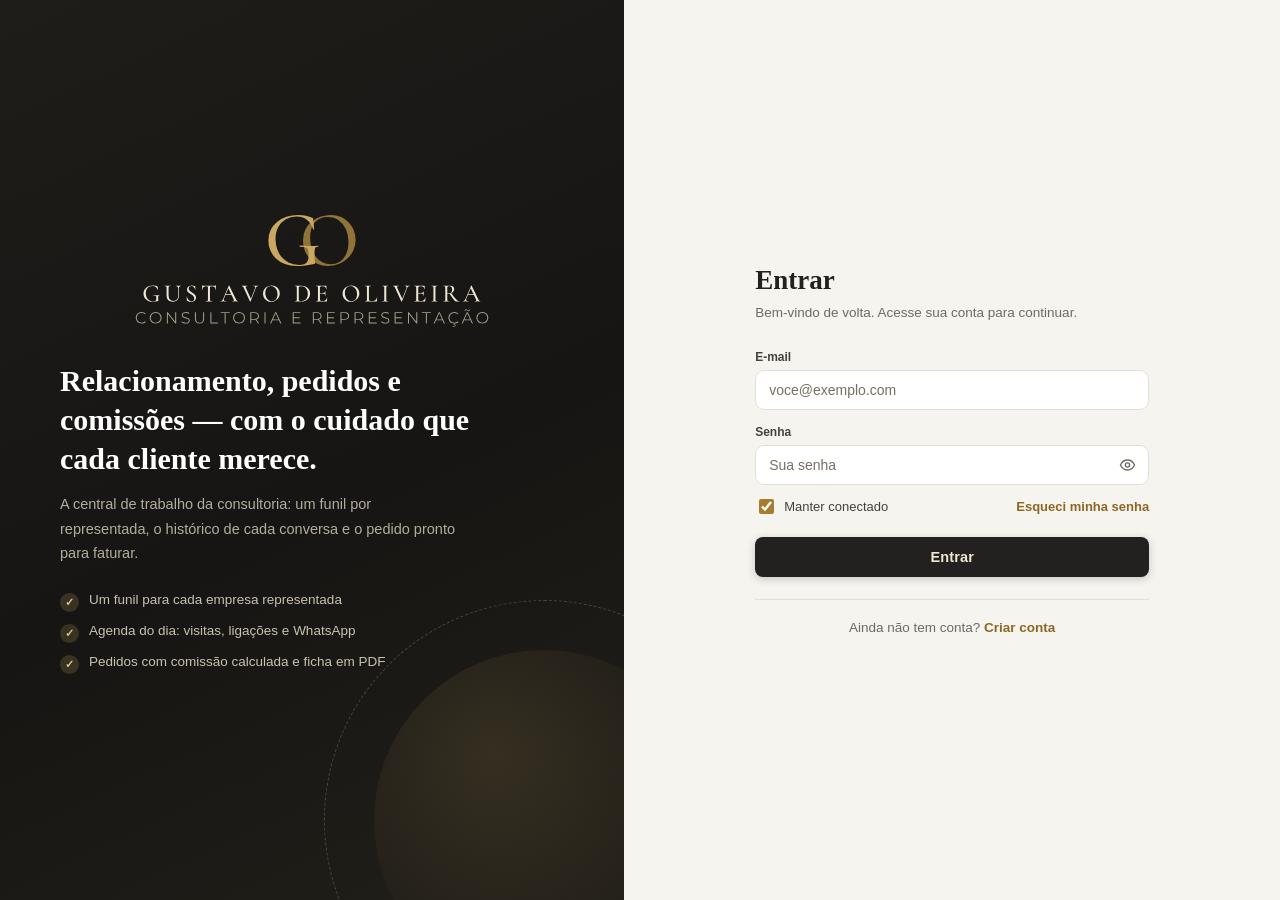
<file: index.html>
<!DOCTYPE html>
<html lang="pt-BR">
<head>
<meta charset="UTF-8">
<meta name="viewport" content="width=device-width, initial-scale=1.0">
<title>Gustavo de Oliveira — Consultoria e Representação</title>
<link rel="icon" href="img/faviconlogo.ico" sizes="any">
<link rel="icon" type="image/svg+xml" href="img/logo-icone.svg">
<link rel="apple-touch-icon" href="img/icone-180.png">
<meta name="theme-color" content="#161513">
<link rel="stylesheet" href="assets/css/app.css">
</head>
<body>

<!-- ==================== ABERTURA (evita piscar de tela) ==================== -->
<div id="splash">
  <img src="img/logo.svg" alt="Gustavo de Oliveira">
  <div class="splash-barra"><i></i></div>
</div>

<!-- ==================== TELA DE CONEXÃO DO ARQUIVO ==================== -->
<div id="connectScreen" class="hidden">
  <div class="connect-card">
    <img src="img/logo.svg" alt="Gustavo de Oliveira — Consultoria e Representação" class="connect-logo-img">
    <h1 id="connectTitle">Conectar arquivo de dados</h1>
    <p id="connectText">Escolha o arquivo <span class="file-name">.json</span> onde este CRM vai guardar tudo. Ele fica na pasta que você escolher, no seu computador — para migrar de máquina, basta levar o arquivo.</p>
    <div class="connect-actions" id="connectActions">
      <button class="btn btn-primary" id="createFileBtn">Criar novo arquivo de dados</button>
      <button class="btn" id="openFileBtn">Abrir arquivo existente</button>
    </div>
    <div id="connectNote"></div>
    <div class="connect-note">Cada alteração é gravada direto no arquivo. Recomendado: Chrome, Edge ou Opera.</div>
  </div>
</div>

<!-- ==================== APLICAÇÃO ==================== -->
<div id="app" class="hidden">

  <header class="topbar">
    <div class="brand">
      <img src="img/logo-barra.svg" alt="Gustavo de Oliveira" class="brand-logo">
      <span class="brand-sep"></span>

      <div class="menu-wrap" id="funilWrap">
        <button class="funil-btn" id="funilBtn" aria-haspopup="true" aria-expanded="false">
          <span id="funilNome">Meu funil</span>
          <svg width="12" height="12" viewBox="0 0 24 24" fill="none" stroke="currentColor" stroke-width="2.6" stroke-linecap="round"><path d="M6 9l6 6 6-6"/></svg>
        </button>
        <div class="menu" id="funilMenu" style="left:0;right:auto">
          <div class="menu-head">Meus funis</div>
          <div id="funilLista"></div>
          <hr>
          <button id="btnNovoFunil">
            <span class="mic"><svg width="15" height="15" viewBox="0 0 24 24" fill="none" stroke="currentColor" stroke-width="2.4" stroke-linecap="round"><path d="M12 5v14M5 12h14"/></svg></span>
            <span><b>Novo funil</b><i>Para outra empresa que você representa</i></span>
          </button>
          <button id="btnRenomearFunil">
            <span class="mic"><svg width="15" height="15" viewBox="0 0 24 24" fill="none" stroke="currentColor" stroke-width="1.9" stroke-linecap="round" stroke-linejoin="round"><path d="M12 20h9"/><path d="M16.5 3.5a2.1 2.1 0 0 1 3 3L7 19l-4 1 1-4z"/></svg></span>
            <span><b>Renomear este funil</b></span>
          </button>
        </div>
      </div>
      <input id="boardName" value="Meu funil" aria-label="Nome do funil" class="hidden">
    </div>

    <div class="topbar-metric">
      <span id="totalValue">R$ 0,00</span>
      <span class="pill" id="totalCount">0 negócios</span>
    </div>

    <div class="topbar-spacer"></div>

    <div class="menu-wrap" id="userWrap">
      <button class="user-btn" id="userBtn" aria-haspopup="true" aria-expanded="false">
        <span class="user-av" id="userIniciais">?</span>
        <span class="user-nome" id="userNome">Carregando...</span>
        <svg width="12" height="12" viewBox="0 0 24 24" fill="none" stroke="currentColor" stroke-width="2.6" stroke-linecap="round"><path d="M6 9l6 6 6-6"/></svg>
      </button>
      <div class="menu" id="userMenu">
        <div class="user-topo">
          <span class="user-av grande" id="userIniciais2">?</span>
          <div>
            <b id="userNome2">—</b>
            <i id="userEmail">—</i>
          </div>
        </div>
        <button id="btnPerfil">
          <span class="mic"><svg width="15" height="15" viewBox="0 0 24 24" fill="none" stroke="currentColor" stroke-width="1.9" stroke-linecap="round" stroke-linejoin="round"><path d="M19 21v-2a4 4 0 0 0-4-4H9a4 4 0 0 0-4 4v2"/><circle cx="12" cy="7" r="4"/></svg></span>
          <span><b>Meus dados</b><i>Nome e telefone do representante</i></span>
        </button>
        <button id="btnTrocarSenha">
          <span class="mic"><svg width="15" height="15" viewBox="0 0 24 24" fill="none" stroke="currentColor" stroke-width="1.9" stroke-linecap="round" stroke-linejoin="round"><rect x="4" y="10" width="16" height="10" rx="2"/><path d="M8 10V7a4 4 0 0 1 8 0v3"/></svg></span>
          <span><b>Trocar minha senha</b><i>Enviamos um link por e-mail</i></span>
        </button>
        <hr>
        <button id="btnSair" class="perigo">
          <span class="mic"><svg width="15" height="15" viewBox="0 0 24 24" fill="none" stroke="currentColor" stroke-width="1.9" stroke-linecap="round" stroke-linejoin="round"><path d="M9 21H5a2 2 0 0 1-2-2V5a2 2 0 0 1 2-2h4"/><path d="M16 17l5-5-5-5M21 12H9"/></svg></span>
          <span><b>Sair da conta</b></span>
        </button>
      </div>
    </div>

    <div class="sync-chip ok" id="syncChip" style="display:none">
      <i class="dot"></i><span>Salvo na nuvem</span>
    </div>

    <div class="file-chip" id="fileChip" style="display:none">
      <i class="dot"></i>
      <span id="fileChipName"></span>
      <button id="switchFileBtn" title="Usar outro arquivo">trocar</button>
    </div>
  </header>

  <div class="toolbar">
    <div class="search">
      <svg width="15" height="15" viewBox="0 0 24 24" fill="none" stroke="currentColor" stroke-width="2.2" stroke-linecap="round">
        <circle cx="11" cy="11" r="7"/><path d="M20 20l-3.6-3.6"/>
      </svg>
      <input id="searchInput" type="search" placeholder="Buscar no funil" aria-label="Buscar no funil">
    </div>

    <div class="seg" id="agendaSeg" role="group" aria-label="Atividades agendadas">
      <button data-agenda="hoje"><svg width="13" height="13" viewBox="0 0 24 24" fill="none" stroke="currentColor" stroke-width="2.2" stroke-linecap="round"><circle cx="12" cy="12" r="9"/><path d="M12 7.5V12l3.5 2"/></svg>Hoje <span class="cnt hidden" id="cntHoje"></span></button>
      <button data-agenda="amanha">Amanhã <span class="cnt hidden" id="cntAmanha"></span></button>
      <button data-agenda="periodo">Personalizado</button>
    </div>

    <div class="topbar-spacer"></div>

    <div class="menu-wrap">
      <button class="btn" id="relBtn" aria-haspopup="true" aria-expanded="false">
        <svg class="ic" viewBox="0 0 24 24" fill="none" stroke="currentColor" stroke-width="2" stroke-linecap="round" stroke-linejoin="round"><path d="M4 20V10M10 20V4M16 20v-7M22 20H2"/></svg>
        Relatórios
        <svg width="12" height="12" viewBox="0 0 24 24" fill="none" stroke="currentColor" stroke-width="2.6" stroke-linecap="round"><path d="M6 9l6 6 6-6"/></svg>
      </button>
      <div class="menu" id="relMenu">
        <div class="menu-head">Relatórios</div>
        <button data-rel="vendas">
          <span class="mic">
            <svg width="15" height="15" viewBox="0 0 24 24" fill="none" stroke="currentColor" stroke-width="1.9" stroke-linecap="round" stroke-linejoin="round"><path d="M4 20V10M10 20V4M16 20v-7M22 20H2"/></svg>
          </span>
          <span><b>Vendas e comissões</b><i>Por período, agrupado por cliente</i></span>
        </button>
        <button data-rel="produtos">
          <span class="mic">
            <svg width="15" height="15" viewBox="0 0 24 24" fill="none" stroke="currentColor" stroke-width="1.9" stroke-linecap="round" stroke-linejoin="round"><path d="M21 8l-9-5-9 5 9 5 9-5z"/><path d="M3 12l9 5 9-5"/><path d="M3 16l9 5 9-5"/></svg>
          </span>
          <span><b>Produtos</b><i>Tabela de preços e o que já foi vendido</i></span>
        </button>
        <button data-rel="clientes">
          <span class="mic">
            <svg width="15" height="15" viewBox="0 0 24 24" fill="none" stroke="currentColor" stroke-width="1.9" stroke-linecap="round" stroke-linejoin="round"><path d="M17 21v-2a4 4 0 0 0-4-4H5a4 4 0 0 0-4 4v2"/><circle cx="9" cy="7" r="4"/><path d="M23 21v-2a4 4 0 0 0-3-3.87"/><path d="M16 3.13a4 4 0 0 1 0 7.75"/></svg>
          </span>
          <span><b>Clientes</b><i>Por etapa, estado e cidade</i></span>
        </button>
      </div>
    </div>

    <button class="btn" id="segBtn" title="Cadastrar os segmentos deste funil">
      <svg class="ic" viewBox="0 0 24 24" fill="none" stroke="currentColor" stroke-width="2" stroke-linecap="round" stroke-linejoin="round"><path d="M20.6 13.4L11 3.8V3H4v7h.8l9.6 9.6a2 2 0 0 0 2.8 0l3.4-3.4a2 2 0 0 0 0-2.8z"/><circle cx="7.5" cy="6.5" r="1.2"/></svg>
      Segmentos
    </button>
    <button class="btn" id="prodBtn" title="Tabela de preços deste funil">
      <svg class="ic" viewBox="0 0 24 24" fill="none" stroke="currentColor" stroke-width="2" stroke-linecap="round" stroke-linejoin="round"><path d="M21 8l-9-5-9 5 9 5 9-5z"/><path d="M3 12l9 5 9-5"/><path d="M3 16l9 5 9-5"/></svg>
      Produtos
    </button>
    <button class="btn" id="importBtn">
      <svg class="ic" viewBox="0 0 24 24" fill="none" stroke="currentColor" stroke-width="2" stroke-linecap="round" stroke-linejoin="round"><path d="M21 15v4a2 2 0 0 1-2 2H5a2 2 0 0 1-2-2v-4"/><path d="M7 10l5 5 5-5"/><path d="M12 15V3"/></svg>
      Importar
    </button>
    <button class="btn" id="exportBtn">
      <svg class="ic" viewBox="0 0 24 24" fill="none" stroke="currentColor" stroke-width="2" stroke-linecap="round" stroke-linejoin="round"><path d="M21 15v4a2 2 0 0 1-2 2H5a2 2 0 0 1-2-2v-4"/><path d="M7 8l5-5 5 5"/><path d="M12 3v12"/></svg>
      Exportar
    </button>
    <input type="file" id="importFile" accept=".json,application/json" class="hidden">

    <div class="seg" style="align-items:center;gap:4px;padding-left:9px" title="Baixar planilhas .xlsx com seus dados">
      <span style="font-size:11px;font-weight:800;letter-spacing:.05em;color:var(--muted-2)">PLANILHAS</span>
      <button id="agNegocios">Negócios</button>
      <button id="agCadastros">Cadastros</button>
    </div>
    <button class="btn btn-primary" id="newDealBtn">
      <svg class="ic" viewBox="0 0 24 24" fill="none" stroke="currentColor" stroke-width="2.4" stroke-linecap="round"><path d="M12 5v14M5 12h14"/></svg>
      Adicionar negócio
    </button>
  </div>

  <div class="filtros" id="filtrosBoard">
    <span class="filtros-lbl">
      <svg width="14" height="14" viewBox="0 0 24 24" fill="none" stroke="currentColor" stroke-width="2.1" stroke-linecap="round" stroke-linejoin="round"><path d="M3 5h18l-7 8v6l-4 2v-8z"/></svg>
      Filtrar
    </span>

    <div class="menu-wrap" id="fSegWrap">
      <button class="btn btn-soft" id="fSegBtn" aria-haspopup="true" aria-expanded="false">
        <span id="fSegLabel">Segmento: todos</span>
        <svg width="12" height="12" viewBox="0 0 24 24" fill="none" stroke="currentColor" stroke-width="2.6" stroke-linecap="round"><path d="M6 9l6 6 6-6"/></svg>
      </button>
      <div class="menu" id="fSegMenu" style="left:0;right:auto;min-width:250px">
        <div class="menu-head">Segmentos (marque quantos quiser)</div>
        <div id="fSegLista"></div>
        <hr>
        <button id="fSegLimpar">
          <span class="mic"><svg width="15" height="15" viewBox="0 0 24 24" fill="none" stroke="currentColor" stroke-width="2.2" stroke-linecap="round"><path d="M6 6l12 12M18 6L6 18"/></svg></span>
          <span><b>Mostrar todos</b><i>Desmarca os segmentos do filtro</i></span>
        </button>
        <button id="fSegCadastrar">
          <span class="mic"><svg width="15" height="15" viewBox="0 0 24 24" fill="none" stroke="currentColor" stroke-width="1.9" stroke-linecap="round" stroke-linejoin="round"><path d="M12 20h9"/><path d="M16.5 3.5a2.1 2.1 0 0 1 3 3L7 19l-4 1 1-4z"/></svg></span>
          <span><b>Cadastrar segmentos</b><i>Criar, editar ou excluir</i></span>
        </button>
      </div>
    </div>

    <label class="filtro-sel">Estado
      <select class="inp" id="fEstado"><option value="todos">Todos</option></select>
    </label>
    <label class="filtro-sel">Cidade
      <select class="inp" id="fCidade"><option value="todas">Todas</option></select>
    </label>

    <button class="btn btn-soft hidden" id="fLimpar" type="button">Limpar filtros</button>
    <span class="filtros-info" id="fInfo"></span>
  </div>

  <div id="board"></div>
</div>

<!-- ==================== MENU DE ORDENAÇÃO DA ETAPA ==================== -->
<div class="ctx ord-pop" id="ordPop"></div>

<!-- ==================== SELETOR DE SEGMENTOS DO CARTÃO ==================== -->
<div class="ctx seg-pop" id="segPop"></div>

<!-- ==================== MENU DE CONTEXTO ==================== -->
<div class="ctx" id="ctxMenu"></div>

<!-- ==================== MODAL: EMPRESA (novo / editar) ==================== -->
<div class="overlay" id="empresaOverlay">
  <div class="modal" role="dialog" aria-modal="true" aria-labelledby="empTitle">
    <div class="modal-head">
      <div class="avatar-sq">
        <svg width="20" height="20" viewBox="0 0 24 24" fill="none" stroke="currentColor" stroke-width="1.9" stroke-linecap="round" stroke-linejoin="round">
          <path d="M3 21h18M5 21V6a1 1 0 0 1 1-1h7a1 1 0 0 1 1 1v15M14 21V10h4a1 1 0 0 1 1 1v10"/><path d="M8 9h3M8 13h3M8 17h3"/>
        </svg>
      </div>
      <div style="flex:1;min-width:0">
        <h2 id="empTitle">Adicionar nova empresa</h2>
        <div class="sub" id="empSub">Cadastre o cliente e o negócio dele no funil</div>
      </div>
      <button class="icon-btn lg" id="empClose" aria-label="Fechar">
        <svg width="17" height="17" viewBox="0 0 24 24" fill="none" stroke="currentColor" stroke-width="2.2" stroke-linecap="round"><path d="M6 6l12 12M18 6L6 18"/></svg>
      </button>
    </div>

    <div class="modal-body">

      <!-- Dados básicos -->
      <section class="sec">
        <h3>Dados básicos</h3>
        <div class="grid" style="margin-top:14px">
          <div class="field full" id="f_nome_wrap">
            <label for="f_nome">Nome fantasia / Nome do cliente <span class="req">Obrigatório</span></label>
            <input class="inp" id="f_nome" placeholder="Nome fantasia ou nome do cliente" autocomplete="off">
            <span class="field-err">Informe o nome do cliente.</span>
          </div>
          <div class="field">
            <label for="f_cnpj">CNPJ</label>
            <input class="inp" id="f_cnpj" placeholder="00.000.000/0000-00" inputmode="numeric" autocomplete="off">
          </div>
          <div class="field">
            <label for="f_razao">Razão social</label>
            <input class="inp" id="f_razao" placeholder="Digite a razão social" autocomplete="off">
          </div>
          <div class="field">
            <label for="f_ie">Inscrição estadual</label>
            <input class="inp" id="f_ie" placeholder="000.000.000.000 ou ISENTO" autocomplete="off">
          </div>
          <div class="field">
            <label for="f_responsavelEmpresa">Responsável</label>
            <input class="inp" id="f_responsavelEmpresa" placeholder="Quem responde pela empresa" autocomplete="off">
          </div>
          <div class="field full">
            <label for="f_descricao">Descrição</label>
            <textarea class="inp" id="f_descricao" placeholder="Escreva detalhes importantes sobre esse cliente"></textarea>
          </div>
        </div>
      </section>

      <!-- Dados bancários -->
      <section class="sec">
        <h3>Dados bancários</h3>
        <p class="sec-desc">Onde esse cliente paga ou recebe. Aparece na ficha do pedido em PDF.</p>
        <div class="grid" style="margin-top:14px">
          <div class="field full">
            <label for="f_banco">Banco</label>
            <input class="inp" id="f_banco" placeholder="Ex.: 001 - Banco do Brasil" autocomplete="off">
          </div>
          <div class="field">
            <label for="f_agencia">Agência</label>
            <input class="inp" id="f_agencia" placeholder="0000-0" autocomplete="off">
          </div>
          <div class="field">
            <label for="f_cc">Conta corrente (C/C)</label>
            <input class="inp" id="f_cc" placeholder="00000-0" autocomplete="off">
          </div>
          <div class="field">
            <label for="f_poupanca">Conta poupança</label>
            <input class="inp" id="f_poupanca" placeholder="00000-0" autocomplete="off">
          </div>
          <div class="field">
            <label for="f_pix">Pix</label>
            <input class="inp" id="f_pix" placeholder="CNPJ, e-mail, telefone ou chave aleatória" autocomplete="off">
          </div>
        </div>
      </section>

      <!-- Contato -->
      <section class="sec">
        <h3>Informações para contato</h3>
        <p class="sec-desc">Adicione informações que facilitem o contato com o cliente.</p>
        <div class="grid">
          <div class="field">
            <label for="f_email">E-mail</label>
            <input class="inp" id="f_email" type="email" placeholder="exemplo@email.com" autocomplete="off">
          </div>
          <div class="field">
            <label for="f_whatsapp">WhatsApp</label>
            <input class="inp" id="f_whatsapp" placeholder="+55 00 00000-0000" autocomplete="off">
          </div>
          <div class="field">
            <label for="f_telefone">Telefone</label>
            <input class="inp" id="f_telefone" placeholder="(00) 0000-0000" autocomplete="off">
          </div>
          <div class="field">
            <label for="f_celular">Celular</label>
            <input class="inp" id="f_celular" placeholder="(00) 00000-0000" autocomplete="off">
          </div>
          <div class="field">
            <label for="f_fax">Fax</label>
            <input class="inp" id="f_fax" placeholder="(00) 0000-0000" autocomplete="off">
          </div>
          <div class="field">
            <label for="f_ramal">Ramal</label>
            <input class="inp" id="f_ramal" placeholder="00" autocomplete="off">
          </div>
          <div class="field">
            <label for="f_website">Website</label>
            <input class="inp" id="f_website" placeholder="www.exemplo.com.br" autocomplete="off">
          </div>
        </div>
      </section>

      <!-- Endereço -->
      <section class="sec">
        <h3>Dados de endereço</h3>
        <p class="sec-desc">Adicione a localização do seu cliente.</p>
        <div class="grid-3">
          <div class="field">
            <label for="f_cep">CEP <span class="req" id="cepStatus"></span></label>
            <input class="inp" id="f_cep" placeholder="00000-000" inputmode="numeric" autocomplete="off">
          </div>
          <div class="field">
            <label for="f_pais">País</label>
            <input class="inp" id="f_pais" placeholder="Brasil" autocomplete="off">
          </div>
          <div class="field">
            <label for="f_estado">Estado</label>
            <div class="select-wrap">
              <select class="inp" id="f_estado"></select>
              <svg width="14" height="14" viewBox="0 0 24 24" fill="none" stroke="currentColor" stroke-width="2.4" stroke-linecap="round"><path d="M6 9l6 6 6-6"/></svg>
            </div>
          </div>
          <div class="field" style="grid-column:span 2">
            <label for="f_cidade">Cidade</label>
            <input class="inp" id="f_cidade" placeholder="Primeiro, selecione o estado" disabled autocomplete="off">
          </div>
          <div class="field">
            <label for="f_bairro">Bairro</label>
            <input class="inp" id="f_bairro" placeholder="Bairro X" autocomplete="off">
          </div>
          <div class="field">
            <label for="f_rua">Rua</label>
            <input class="inp" id="f_rua" placeholder="Rua Y" autocomplete="off">
          </div>
          <div class="field">
            <label for="f_numero">Número</label>
            <input class="inp" id="f_numero" placeholder="77" autocomplete="off">
          </div>
          <div class="field">
            <label for="f_complemento">Complemento</label>
            <input class="inp" id="f_complemento" placeholder="Sala 153, Bloco B" autocomplete="off">
          </div>
        </div>
      </section>

      <!-- Pessoas -->
      <section class="sec">
        <h3>Pessoas da empresa</h3>
        <p class="sec-desc">Adicione seus contatos diretos de dentro da empresa.</p>
        <div id="f_pessoas"></div>
        <button class="btn btn-ghost" id="f_addPessoa" type="button" style="padding-left:0">
          <svg class="ic" viewBox="0 0 24 24" fill="none" stroke="currentColor" stroke-width="2.4" stroke-linecap="round"><path d="M12 5v14M5 12h14"/></svg>
          Adicionar pessoas
        </button>
      </section>

      <!-- Redes sociais -->
      <section class="sec">
        <h3>Redes sociais</h3>
        <div class="grid" style="margin-top:14px">
          <div class="field"><label for="f_facebook">Facebook</label><input class="inp" id="f_facebook" placeholder="facebook.com/empresa" autocomplete="off"></div>
          <div class="field"><label for="f_twitter">X (twitter)</label><input class="inp" id="f_twitter" placeholder="x.com/empresa" autocomplete="off"></div>
          <div class="field"><label for="f_linkedin">LinkedIn</label><input class="inp" id="f_linkedin" placeholder="linkedin.com/in/empresa" autocomplete="off"></div>
          <div class="field"><label for="f_skype">Skype</label><input class="inp" id="f_skype" placeholder="usuario.skype" autocomplete="off"></div>
          <div class="field"><label for="f_instagram">Instagram</label><input class="inp" id="f_instagram" placeholder="instagram.com/empresa" autocomplete="off"></div>
        </div>
      </section>

    </div>

    <div class="modal-foot">
      <button class="btn btn-danger left hidden" id="empDelete" type="button">Excluir cliente</button>
      <button class="btn" id="empCancel" type="button">Cancelar</button>
      <button class="btn btn-primary" id="empSave" type="button">Salvar e continuar</button>
    </div>
  </div>
</div>

<!-- ==================== MODAL: NEGÓCIO ==================== -->
<div class="overlay" id="dealOverlay">
  <div class="modal wide" role="dialog" aria-modal="true">
    <div class="deal" id="dealContent"></div>
  </div>
</div>

<!-- ==================== MODAL: AGENDA (HOJE / AMANHÃ) ==================== -->
<div class="overlay" id="agendaOverlay">
  <div class="modal" style="max-width:760px" role="dialog" aria-modal="true">
    <div id="agendaContent" style="display:flex;flex-direction:column;max-height:calc(100vh - 52px)"></div>
  </div>
</div>

<!-- ==================== MODAL: AGENDAR ATIVIDADE ==================== -->
<div class="overlay" id="schedOverlay">
  <div class="modal narrow" role="dialog" aria-modal="true" aria-labelledby="schedTitle">
    <div class="modal-head">
      <div class="avatar-sq" id="schedIcon"></div>
      <div style="flex:1">
        <h2 id="schedTitle">Agendar atividade</h2>
        <div class="sub" id="schedSub"></div>
      </div>
      <button class="icon-btn lg" id="schedClose" aria-label="Fechar">
        <svg width="17" height="17" viewBox="0 0 24 24" fill="none" stroke="currentColor" stroke-width="2.2" stroke-linecap="round"><path d="M6 6l12 12M18 6L6 18"/></svg>
      </button>
    </div>
    <div class="modal-body">
      <div class="grid" style="padding-top:16px">
        <div class="field">
          <label for="s_tipo">Tipo</label>
          <div class="select-wrap">
            <select class="inp" id="s_tipo"></select>
            <svg width="14" height="14" viewBox="0 0 24 24" fill="none" stroke="currentColor" stroke-width="2.4" stroke-linecap="round"><path d="M6 9l6 6 6-6"/></svg>
          </div>
        </div>
        <div class="field">
          <label for="s_data">Prazo</label>
          <input class="inp" id="s_data" type="datetime-local">
        </div>
        <div class="field full">
          <label for="s_nota">Nota</label>
          <textarea class="inp" id="s_nota" placeholder="O que foi feito e qual o próximo passo?"></textarea>
        </div>
      </div>
    </div>
    <div class="modal-foot">
      <button class="btn" id="schedCancel" type="button">Cancelar</button>
      <button class="btn btn-primary" id="schedSave" type="button">Agendar</button>
    </div>
  </div>
</div>

<!-- ==================== MODAL: FICHA DO PEDIDO (PDF) ==================== -->
<div class="overlay" id="fichaOverlay">
  <div class="modal" style="max-width:880px" role="dialog" aria-modal="true">
    <div id="fichaContent" style="display:flex;flex-direction:column;max-height:calc(100vh - 52px)"></div>
  </div>
</div>

<!-- ==================== MODAL: PERÍODO DA AGENDA ==================== -->
<div class="overlay" id="periodoOverlay">
  <div class="modal narrow" role="dialog" aria-modal="true">
    <div class="modal-head">
      <div class="avatar-sq">
        <svg width="20" height="20" viewBox="0 0 24 24" fill="none" stroke="currentColor" stroke-width="1.9" stroke-linecap="round" stroke-linejoin="round"><rect x="3" y="5" width="18" height="16" rx="2"/><path d="M3 10h18M8 3v4M16 3v4"/></svg>
      </div>
      <div style="flex:1"><h2>Escolher período</h2><div class="sub">Veja as atividades agendadas de um dia ou de um intervalo</div></div>
      <button class="icon-btn lg" id="perFechar" aria-label="Fechar">
        <svg width="17" height="17" viewBox="0 0 24 24" fill="none" stroke="currentColor" stroke-width="2.2" stroke-linecap="round"><path d="M6 6l12 12M18 6L6 18"/></svg>
      </button>
    </div>
    <div class="modal-body">
      <div class="grid" style="padding-top:16px">
        <div class="field"><label for="per_de">De</label><input class="inp" id="per_de" type="date"></div>
        <div class="field"><label for="per_ate">Até</label><input class="inp" id="per_ate" type="date"></div>
      </div>
      <div class="row-gap" style="margin-top:14px">
        <button class="btn btn-sm" data-peratalho="7">Próximos 7 dias</button>
        <button class="btn btn-sm" data-peratalho="15">Próximos 15 dias</button>
        <button class="btn btn-sm" data-peratalho="30">Próximos 30 dias</button>
        <button class="btn btn-sm" data-peratalho="-7">Últimos 7 dias</button>
      </div>
      <p class="hint" style="margin-top:12px">Deixe as duas datas iguais para ver um dia só.</p>
    </div>
    <div class="modal-foot">
      <button class="btn" id="perCancelar">Cancelar</button>
      <button class="btn btn-primary" id="perVer">Ver atividades</button>
    </div>
  </div>
</div>

<!-- ==================== MODAL: MEUS DADOS ==================== -->
<div class="overlay" id="perfilOverlay">
  <div class="modal narrow" role="dialog" aria-modal="true">
    <div class="modal-head">
      <div class="avatar-sq">
        <svg width="20" height="20" viewBox="0 0 24 24" fill="none" stroke="currentColor" stroke-width="1.9" stroke-linecap="round" stroke-linejoin="round"><path d="M19 21v-2a4 4 0 0 0-4-4H9a4 4 0 0 0-4 4v2"/><circle cx="12" cy="7" r="4"/></svg>
      </div>
      <div style="flex:1"><h2>Meus dados</h2><div class="sub">Quem é o representante deste funil</div></div>
      <button class="icon-btn lg" id="perfilFechar" aria-label="Fechar">
        <svg width="17" height="17" viewBox="0 0 24 24" fill="none" stroke="currentColor" stroke-width="2.2" stroke-linecap="round"><path d="M6 6l12 12M18 6L6 18"/></svg>
      </button>
    </div>
    <div class="modal-body">
      <div class="grid" style="padding-top:16px">
        <div class="field full">
          <label for="pf_nome">Nome</label>
          <input class="inp" id="pf_nome" placeholder="Seu nome completo" autocomplete="name">
        </div>
        <div class="field full">
          <label for="pf_email">E-mail</label>
          <input class="inp" id="pf_email" disabled>
          <span class="hint">O e-mail é o seu login e não pode ser alterado aqui.</span>
        </div>
        <div class="field full">
          <label for="pf_telefone">Telefone</label>
          <input class="inp" id="pf_telefone" placeholder="(00) 00000-0000">
        </div>
      </div>
    </div>
    <div class="modal-foot">
      <button class="btn" id="perfilCancelar">Cancelar</button>
      <button class="btn btn-primary" id="perfilSalvar">Salvar</button>
    </div>
  </div>
</div>

<!-- ==================== MODAL: RELATÓRIO ==================== -->
<div class="overlay" id="relOverlay">
  <div class="modal" style="max-width:960px" role="dialog" aria-modal="true">
    <div id="relContent" style="display:flex;flex-direction:column;max-height:calc(100vh - 52px)"></div>
  </div>
</div>

<!-- ==================== MODAL: PEDIDO ==================== -->
<div class="overlay" id="pedidoOverlay">
  <div class="modal" style="max-width:880px" role="dialog" aria-modal="true" aria-labelledby="pedTitulo">
    <div class="modal-head">
      <div class="avatar-sq">
        <svg width="20" height="20" viewBox="0 0 24 24" fill="none" stroke="currentColor" stroke-width="1.9" stroke-linecap="round" stroke-linejoin="round">
          <circle cx="9" cy="20" r="1.4"/><circle cx="18" cy="20" r="1.4"/>
          <path d="M2 3h3l2.4 12.1a1.6 1.6 0 0 0 1.6 1.3h8.5a1.6 1.6 0 0 0 1.6-1.3L21 7H6"/>
        </svg>
      </div>
      <div style="flex:1;min-width:0">
        <h2 id="pedTitulo">Novo pedido</h2>
        <div class="sub" id="pedSub"></div>
      </div>
      <button class="icon-btn lg" id="pedFechar" aria-label="Fechar">
        <svg width="17" height="17" viewBox="0 0 24 24" fill="none" stroke="currentColor" stroke-width="2.2" stroke-linecap="round"><path d="M6 6l12 12M18 6L6 18"/></svg>
      </button>
    </div>

    <div class="modal-body">
      <div class="grid-3" style="padding-top:16px">
        <div class="field">
          <label for="ped_data">Data do pedido</label>
          <input class="inp" id="ped_data" type="date">
        </div>
        <div class="field">
          <label for="ped_comis">Comissão (%)</label>
          <input class="inp" id="ped_comis" placeholder="Ex.: 5" inputmode="decimal" autocomplete="off">
        </div>
        <div class="field">
          <label for="ped_pgto">Forma de pagamento</label>
          <input class="inp" id="ped_pgto" placeholder="Ex.: boleto 30/45/60, Pix à vista..." autocomplete="off">
        </div>
      </div>

      <div class="sec" style="border-bottom:none;padding-bottom:0">
        <h3>Itens do pedido</h3>
        <p class="sec-desc">Produto fechado, quantidade e preço. O subtotal e o total são calculados sozinhos.</p>

        <div id="pedItens"></div>

        <button class="btn btn-soft" id="pedAddItem" type="button" style="margin-top:4px">
          <svg class="ic" viewBox="0 0 24 24" fill="none" stroke="currentColor" stroke-width="2.6" stroke-linecap="round"><path d="M12 5v14M5 12h14"/></svg>
          Adicionar item
        </button>

        <div class="ped-total-box">
          <span id="pedPecas" class="muted"></span>
          <div class="ped-total-linhas">
            <div class="ped-total-linha">
              <span class="ped-total-lbl">Total do pedido</span>
              <span id="pedTotal" class="ped-total-val">R$ 0,00</span>
            </div>
            <div class="ped-total-linha comis">
              <span class="ped-total-lbl" id="pedComisLbl">Total comissão</span>
              <span id="pedComisVal" class="ped-total-val comis">R$ 0,00</span>
            </div>
          </div>
        </div>
      </div>
    </div>

    <div class="modal-foot">
      <button class="btn" id="pedCancelar" type="button">Cancelar</button>
      <button class="btn btn-primary" id="pedSalvar" type="button">Salvar pedido</button>
    </div>
  </div>
</div>

<!-- ==================== MODAL: PRODUTOS E PREÇOS ==================== -->
<div class="overlay" id="prodOverlay">
  <div class="modal" style="max-width:920px" role="dialog" aria-modal="true" aria-labelledby="prodTitulo">
    <div class="modal-head">
      <div class="avatar-sq">
        <svg width="20" height="20" viewBox="0 0 24 24" fill="none" stroke="currentColor" stroke-width="1.9" stroke-linecap="round" stroke-linejoin="round"><path d="M21 8l-9-5-9 5 9 5 9-5z"/><path d="M3 12l9 5 9-5"/><path d="M3 16l9 5 9-5"/></svg>
      </div>
      <div style="flex:1;min-width:0">
        <h2 id="prodTitulo">Produtos e preços</h2>
        <div class="sub" id="prodFunil">Valem só para este funil.</div>
      </div>
      <button class="icon-btn lg" id="prodFechar" aria-label="Fechar">
        <svg width="17" height="17" viewBox="0 0 24 24" fill="none" stroke="currentColor" stroke-width="2.2" stroke-linecap="round"><path d="M6 6l12 12M18 6L6 18"/></svg>
      </button>
    </div>

    <div class="modal-body">
      <div class="pr-busca" style="padding-top:16px">
        <svg width="15" height="15" viewBox="0 0 24 24" fill="none" stroke="currentColor" stroke-width="2.2" stroke-linecap="round"><circle cx="11" cy="11" r="7"/><path d="M20 20l-3.6-3.6"/></svg>
        <input class="inp" id="prodBusca" type="search" placeholder="Buscar produto, linha ou sublinha" autocomplete="off">
      </div>

      <div class="pr-cab-col">
        <span>Produto</span>
        <span class="lb-min">Mínimo</span>
        <span class="lb-med">Médio</span>
        <span class="lb-max">Máximo</span>
        <span></span>
      </div>

      <div id="prodArvore"></div>

      <div class="pr-rodape">
        <button class="btn btn-soft" id="prodAddLinha" type="button">
          <svg class="ic" viewBox="0 0 24 24" fill="none" stroke="currentColor" stroke-width="2.4" stroke-linecap="round"><path d="M12 5v14M5 12h14"/></svg>
          Nova linha
        </button>
        <span class="hint" style="margin-left:auto">Os três preços são <b>por unidade</b> do que você vende (a bobina, o galão, o pacote).</span>
      </div>
    </div>

    <div class="modal-foot">
      <button class="btn btn-primary" id="prodPronto" type="button">Pronto</button>
    </div>
  </div>
</div>

<!-- ==================== MODAL: SEGMENTOS ==================== -->
<div class="overlay" id="segOverlay">
  <div class="modal narrow" role="dialog" aria-modal="true" aria-labelledby="segTitulo">
    <div class="modal-head">
      <div class="avatar-sq">
        <svg width="20" height="20" viewBox="0 0 24 24" fill="none" stroke="currentColor" stroke-width="1.9" stroke-linecap="round" stroke-linejoin="round"><path d="M20.6 13.4L11 3.8V3H4v7h.8l9.6 9.6a2 2 0 0 0 2.8 0l3.4-3.4a2 2 0 0 0 0-2.8z"/><circle cx="7.5" cy="6.5" r="1.2"/></svg>
      </div>
      <div style="flex:1;min-width:0">
        <h2 id="segTitulo">Cadastrar segmentos</h2>
        <div class="sub" id="segFunil">Valem só para este funil.</div>
      </div>
      <button class="icon-btn lg" id="segFechar" aria-label="Fechar">
        <svg width="17" height="17" viewBox="0 0 24 24" fill="none" stroke="currentColor" stroke-width="2.2" stroke-linecap="round"><path d="M6 6l12 12M18 6L6 18"/></svg>
      </button>
    </div>

    <div class="modal-body">
      <div class="field" style="padding-top:16px">
        <label for="segNome">Nome do segmento</label>
        <input class="inp" id="segNome" placeholder="Ex.: Sublimação, Esporte, Confecção" autocomplete="off" maxlength="40">
      </div>

      <div class="field" style="margin-top:12px">
        <label>Cor</label>
        <div class="seg-paleta" id="segPaleta"></div>
        <span class="hint">Cores fixas, para o funil continuar fácil de ler.</span>
      </div>

      <div class="row-gap" style="margin-top:12px">
        <button class="btn btn-primary" id="segSalvar" type="button">Adicionar segmento</button>
        <button class="btn hidden" id="segCancelarEdicao" type="button">Cancelar edição</button>
      </div>

      <div class="sec" style="border-bottom:none;padding-bottom:0;margin-top:18px">
        <h3>Segmentos deste funil</h3>
        <div id="segLista" style="margin-top:12px"></div>
      </div>
    </div>

    <div class="modal-foot">
      <button class="btn btn-primary" id="segPronto" type="button">Pronto</button>
    </div>
  </div>
</div>

<!-- ==================== MODAL: CONFIRMAÇÃO ==================== -->
<div class="overlay" id="confirmOverlay">
  <div class="modal narrow" role="dialog" aria-modal="true">
    <div class="modal-head">
      <div class="avatar-sq" style="background:var(--red-50);color:var(--red)">
        <svg width="19" height="19" viewBox="0 0 24 24" fill="none" stroke="currentColor" stroke-width="2" stroke-linecap="round"><path d="M12 8v5M12 17h.01"/><circle cx="12" cy="12" r="9"/></svg>
      </div>
      <div><h2 id="confirmTitle">Confirmar</h2></div>
    </div>
    <div class="modal-body"><p id="confirmText" style="font-size:13.5px;line-height:1.65;color:var(--ink-2);padding-top:6px"></p></div>
    <div class="modal-foot">
      <button class="btn" id="confirmNo" type="button">Cancelar</button>
      <button class="btn btn-primary" id="confirmYes" type="button">Confirmar</button>
    </div>
  </div>
</div>

<div id="toasts"></div>

<!-- ==================== PROMPT SIMPLES (nome de etapa etc) ==================== -->
<div class="overlay" id="promptOverlay">
  <div class="modal narrow" role="dialog" aria-modal="true">
    <div class="modal-head"><div style="flex:1"><h2 id="promptTitle">Novo</h2></div></div>
    <div class="modal-body">
      <div class="field" style="padding-top:12px">
        <label id="promptLabel" for="promptInput">Nome</label>
        <input class="inp" id="promptInput" autocomplete="off">
      </div>
    </div>
    <div class="modal-foot">
      <button class="btn" id="promptNo" type="button">Cancelar</button>
      <button class="btn btn-primary" id="promptYes" type="button">Salvar</button>
    </div>
  </div>
</div>

<script src="assets/js/vendor/supabase.js"></script>
<script src="assets/js/config.js"></script>
<script src="assets/js/auth.js"></script>
<script src="assets/js/vendor/xlsx.mini.min.js"></script>
<script src="assets/js/util.js"></script>
<script src="assets/js/storage.js"></script>
<script src="assets/js/board.js"></script>
<script src="assets/js/empresa.js"></script>
<script src="assets/js/negocio.js"></script>
<script src="assets/js/pedidos.js"></script>
<script src="assets/js/relatorios.js"></script>
<script src="assets/js/segmentos.js"></script>
<script src="assets/js/produtos.js"></script>
<script src="assets/js/ordenacao.js"></script>
<script src="assets/js/agenda.js"></script>
<script src="assets/js/exportar-agendor.js"></script>
<script src="assets/js/banco.js"></script>
<script src="assets/js/usuario.js"></script>
<script src="assets/js/main.js"></script>
</body>
</html>
</file>
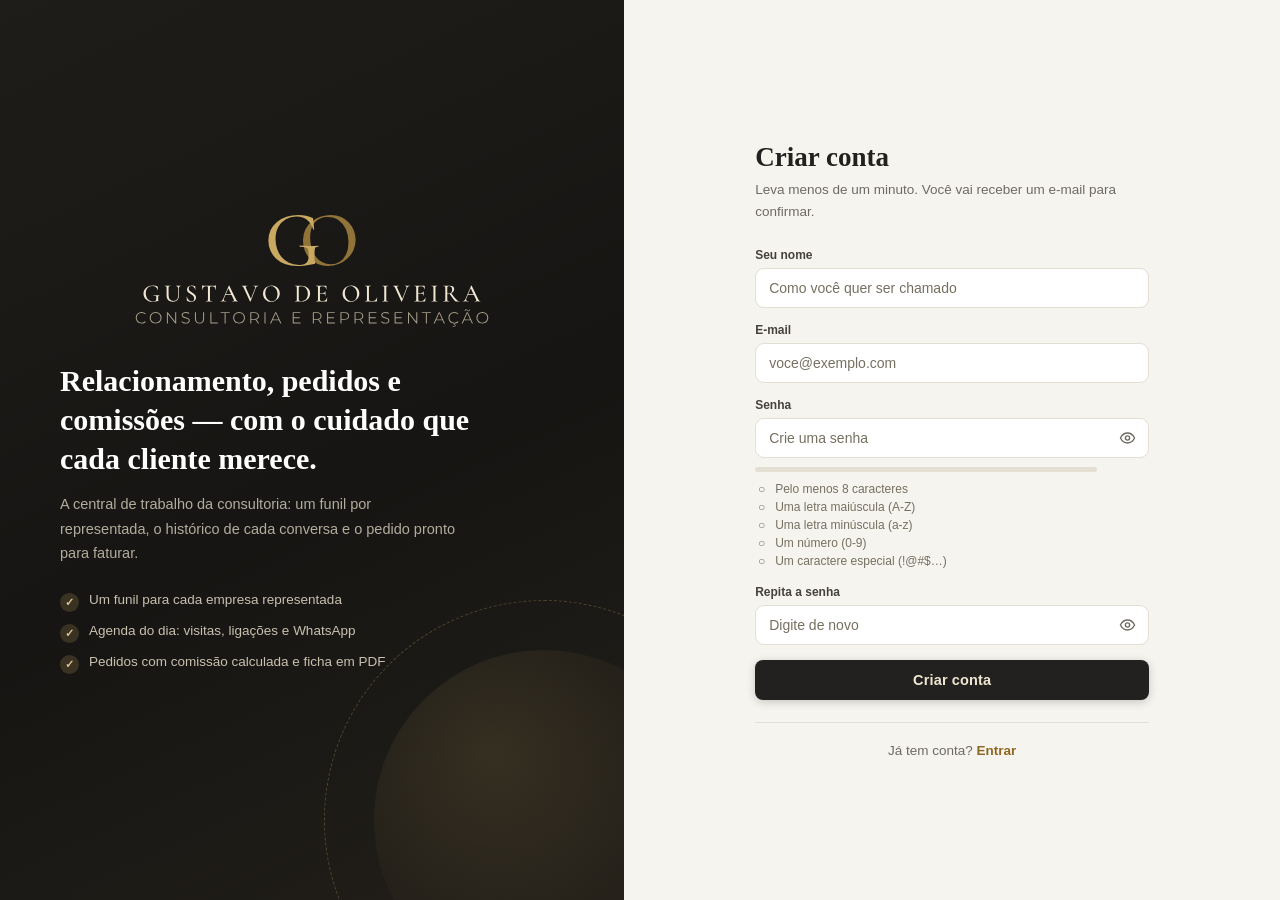
<file: cadastro.html>
<!DOCTYPE html>
<html lang="pt-BR">
<head>
<meta charset="UTF-8">
<meta name="viewport" content="width=device-width, initial-scale=1.0">
<title>Criar conta — Gustavo de Oliveira</title>
<link rel="icon" href="img/faviconlogo.ico" sizes="any">
<link rel="icon" type="image/svg+xml" href="img/logo-icone.svg">
<meta name="theme-color" content="#161513">
<link rel="stylesheet" href="assets/css/auth.css">
</head>
<body>
<div class="auth">
  <div class="auth-marca">
    <img src="img/logo-branco.svg" alt="Gustavo de Oliveira — Consultoria e Representação">
    <h2>Relacionamento, pedidos e comissões — com o cuidado que cada cliente merece.</h2>
    <p>A central de trabalho da consultoria: um funil por representada, o histórico de cada conversa e o pedido pronto para faturar.</p>
    <ul class="auth-lista">
      <li><span class="pt">✓</span> Um funil para cada empresa representada</li>
      <li><span class="pt">✓</span> Agenda do dia: visitas, ligações e WhatsApp</li>
      <li><span class="pt">✓</span> Pedidos com comissão calculada e ficha em PDF</li>
    </ul>
  </div>
  <div class="auth-form">
    <div class="auth-caixa">
      <h1>Criar conta</h1>
      <p class="sub">Leva menos de um minuto. Você vai receber um e-mail para confirmar.</p>

      <div id="authAviso" class="aviso hidden"></div>

      <form id="formCadastro" novalidate>
        <div class="campo">
          <label for="nome">Seu nome</label>
          <input type="text" id="nome" placeholder="Como você quer ser chamado" autocomplete="name" required>
        </div>
        <div class="campo">
          <label for="email">E-mail</label>
          <input type="email" id="email" placeholder="voce@exemplo.com" autocomplete="email" required>
        </div>
        <div class="campo">
          <label for="senha">Senha</label>
          <div class="campo-senha">
            <input type="password" id="senha" placeholder="Crie uma senha" autocomplete="new-password" required>
            <button type="button" class="ver-senha" data-ver="senha" aria-label="Mostrar senha">
            <svg width="17" height="17" viewBox="0 0 24 24" fill="none" stroke="currentColor" stroke-width="1.9" stroke-linecap="round" stroke-linejoin="round"><path d="M2 12s3.6-7 10-7 10 7 10 7-3.6 7-10 7-10-7-10-7z"/><circle cx="12" cy="12" r="3"/></svg>
          </button>
          </div>
          <div id="medidor"></div>
        </div>
        <div class="campo">
          <label for="senha2">Repita a senha</label>
          <div class="campo-senha">
            <input type="password" id="senha2" placeholder="Digite de novo" autocomplete="new-password" required>
            <button type="button" class="ver-senha" data-ver="senha2" aria-label="Mostrar senha">
            <svg width="17" height="17" viewBox="0 0 24 24" fill="none" stroke="currentColor" stroke-width="1.9" stroke-linecap="round" stroke-linejoin="round"><path d="M2 12s3.6-7 10-7 10 7 10 7-3.6 7-10 7-10-7-10-7z"/><circle cx="12" cy="12" r="3"/></svg>
          </button>
          </div>
        </div>

        <button type="submit" class="btn-auth" id="btnCriar">Criar conta</button>
      </form>

      <div class="rodape-auth">
        Já tem conta? <a href="login.html">Entrar</a>
      </div>
    </div>
  </div>
</div>
<script src="assets/js/vendor/supabase.js"></script>
<script src="assets/js/config.js"></script>
<script src="assets/js/auth.js"></script>
<script src="assets/js/tela-comum.js"></script>
<script src="assets/js/tela-cadastro.js"></script>
</body>
</html>
</file>
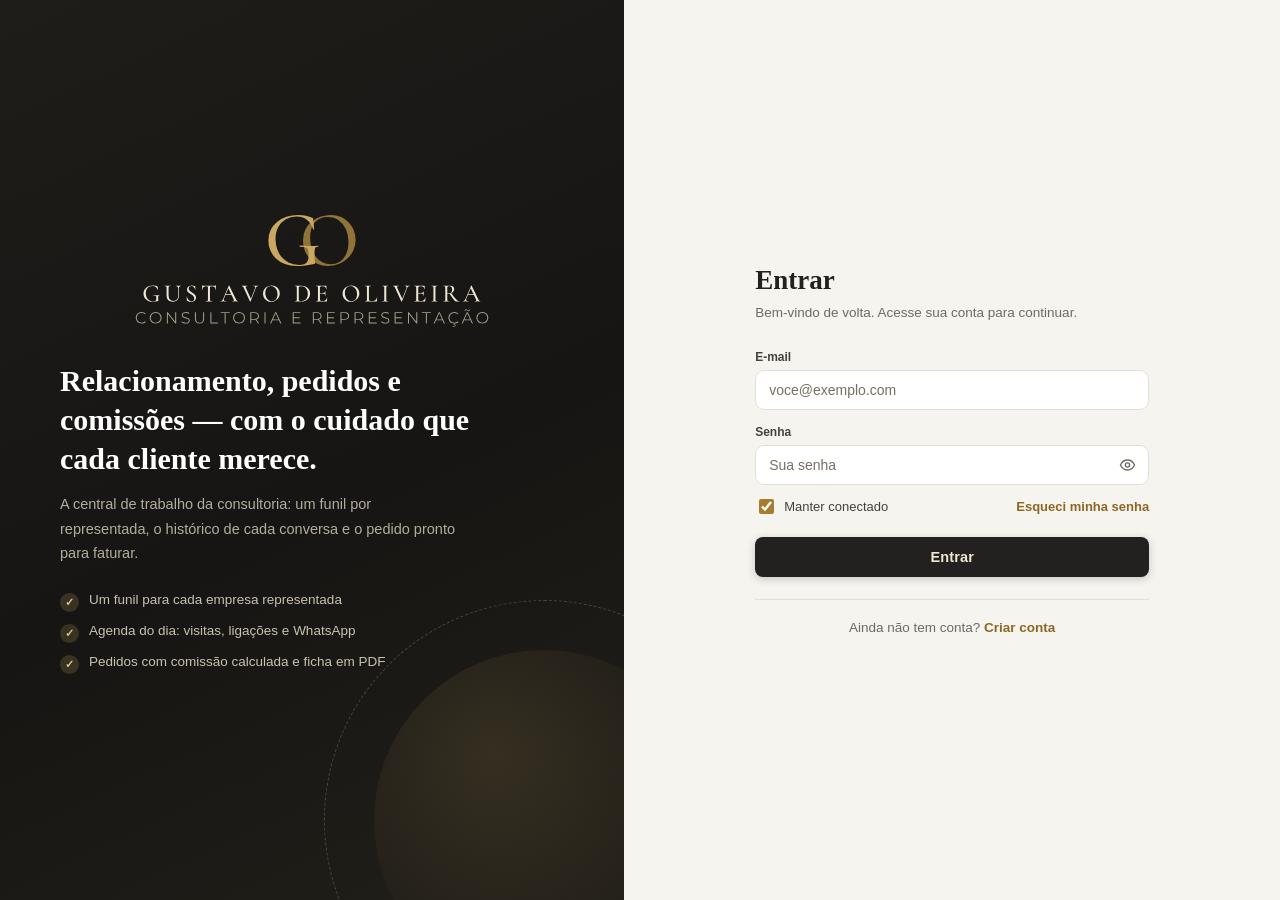
<file: login.html>
<!DOCTYPE html>
<html lang="pt-BR">
<head>
<meta charset="UTF-8">
<meta name="viewport" content="width=device-width, initial-scale=1.0">
<title>Entrar — Gustavo de Oliveira</title>
<link rel="icon" href="img/faviconlogo.ico" sizes="any">
<link rel="icon" type="image/svg+xml" href="img/logo-icone.svg">
<meta name="theme-color" content="#161513">
<link rel="stylesheet" href="assets/css/auth.css">
</head>
<body>
<div class="auth">
  <div class="auth-marca">
    <img src="img/logo-branco.svg" alt="Gustavo de Oliveira — Consultoria e Representação">
    <h2>Relacionamento, pedidos e comissões — com o cuidado que cada cliente merece.</h2>
    <p>A central de trabalho da consultoria: um funil por representada, o histórico de cada conversa e o pedido pronto para faturar.</p>
    <ul class="auth-lista">
      <li><span class="pt">✓</span> Um funil para cada empresa representada</li>
      <li><span class="pt">✓</span> Agenda do dia: visitas, ligações e WhatsApp</li>
      <li><span class="pt">✓</span> Pedidos com comissão calculada e ficha em PDF</li>
    </ul>
  </div>
  <div class="auth-form">
    <div class="auth-caixa">
      <h1>Entrar</h1>
      <p class="sub">Bem-vindo de volta. Acesse sua conta para continuar.</p>

      <div id="authAviso" class="aviso hidden"></div>

      <form id="formLogin" novalidate>
        <div class="campo">
          <label for="email">E-mail</label>
          <input type="email" id="email" placeholder="voce@exemplo.com" autocomplete="username" required>
        </div>
        <div class="campo">
          <label for="senha">Senha</label>
          <div class="campo-senha">
            <input type="password" id="senha" placeholder="Sua senha" autocomplete="current-password" required>
            <button type="button" class="ver-senha" data-ver="senha" aria-label="Mostrar senha">
            <svg width="17" height="17" viewBox="0 0 24 24" fill="none" stroke="currentColor" stroke-width="1.9" stroke-linecap="round" stroke-linejoin="round"><path d="M2 12s3.6-7 10-7 10 7 10 7-3.6 7-10 7-10-7-10-7z"/><circle cx="12" cy="12" r="3"/></svg>
          </button>
          </div>
        </div>

        <div class="linha-extra">
          <label class="lembrar"><input type="checkbox" id="lembrar" checked> Manter conectado</label>
          <a href="recuperar-senha.html">Esqueci minha senha</a>
        </div>

        <button type="submit" class="btn-auth" id="btnEntrar">Entrar</button>
      </form>

      <div class="rodape-auth">
        Ainda não tem conta? <a href="cadastro.html">Criar conta</a>
      </div>
    </div>
  </div>
</div>
<script src="assets/js/vendor/supabase.js"></script>
<script src="assets/js/config.js"></script>
<script src="assets/js/auth.js"></script>
<script src="assets/js/tela-comum.js"></script>
<script src="assets/js/tela-login.js"></script>
</body>
</html>
</file>
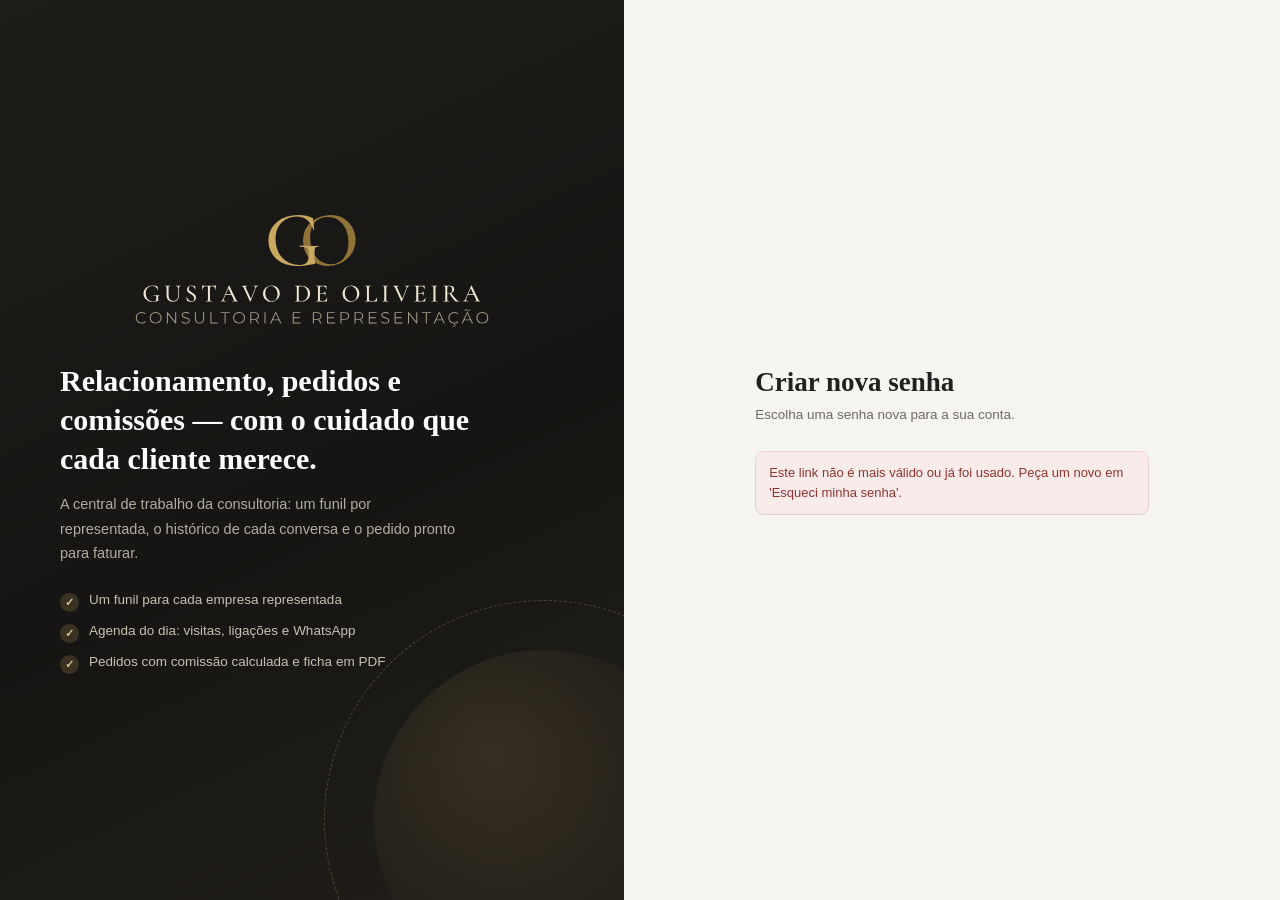
<file: nova-senha.html>
<!DOCTYPE html>
<html lang="pt-BR">
<head>
<meta charset="UTF-8">
<meta name="viewport" content="width=device-width, initial-scale=1.0">
<title>Nova senha — Gustavo de Oliveira</title>
<link rel="icon" href="img/faviconlogo.ico" sizes="any">
<link rel="icon" type="image/svg+xml" href="img/logo-icone.svg">
<meta name="theme-color" content="#161513">
<link rel="stylesheet" href="assets/css/auth.css">
</head>
<body>
<div class="auth">
  <div class="auth-marca">
    <img src="img/logo-branco.svg" alt="Gustavo de Oliveira — Consultoria e Representação">
    <h2>Relacionamento, pedidos e comissões — com o cuidado que cada cliente merece.</h2>
    <p>A central de trabalho da consultoria: um funil por representada, o histórico de cada conversa e o pedido pronto para faturar.</p>
    <ul class="auth-lista">
      <li><span class="pt">✓</span> Um funil para cada empresa representada</li>
      <li><span class="pt">✓</span> Agenda do dia: visitas, ligações e WhatsApp</li>
      <li><span class="pt">✓</span> Pedidos com comissão calculada e ficha em PDF</li>
    </ul>
  </div>
  <div class="auth-form">
    <div class="auth-caixa">
      <h1>Criar nova senha</h1>
      <p class="sub">Escolha uma senha nova para a sua conta.</p>

      <div id="authAviso" class="aviso hidden"></div>

      <form id="formNovaSenha" novalidate>
        <div class="campo">
          <label for="senha">Nova senha</label>
          <div class="campo-senha">
            <input type="password" id="senha" placeholder="Crie uma senha" autocomplete="new-password" required>
            <button type="button" class="ver-senha" data-ver="senha" aria-label="Mostrar senha">
            <svg width="17" height="17" viewBox="0 0 24 24" fill="none" stroke="currentColor" stroke-width="1.9" stroke-linecap="round" stroke-linejoin="round"><path d="M2 12s3.6-7 10-7 10 7 10 7-3.6 7-10 7-10-7-10-7z"/><circle cx="12" cy="12" r="3"/></svg>
          </button>
          </div>
          <div id="medidor"></div>
        </div>
        <div class="campo">
          <label for="senha2">Repita a nova senha</label>
          <div class="campo-senha">
            <input type="password" id="senha2" placeholder="Digite de novo" autocomplete="new-password" required>
            <button type="button" class="ver-senha" data-ver="senha2" aria-label="Mostrar senha">
            <svg width="17" height="17" viewBox="0 0 24 24" fill="none" stroke="currentColor" stroke-width="1.9" stroke-linecap="round" stroke-linejoin="round"><path d="M2 12s3.6-7 10-7 10 7 10 7-3.6 7-10 7-10-7-10-7z"/><circle cx="12" cy="12" r="3"/></svg>
          </button>
          </div>
        </div>
        <button type="submit" class="btn-auth" id="btnSalvarSenha">Salvar nova senha</button>
      </form>
    </div>
  </div>
</div>
<script src="assets/js/vendor/supabase.js"></script>
<script src="assets/js/config.js"></script>
<script src="assets/js/auth.js"></script>
<script src="assets/js/tela-comum.js"></script>
<script src="assets/js/tela-nova-senha.js"></script>
</body>
</html>
</file>
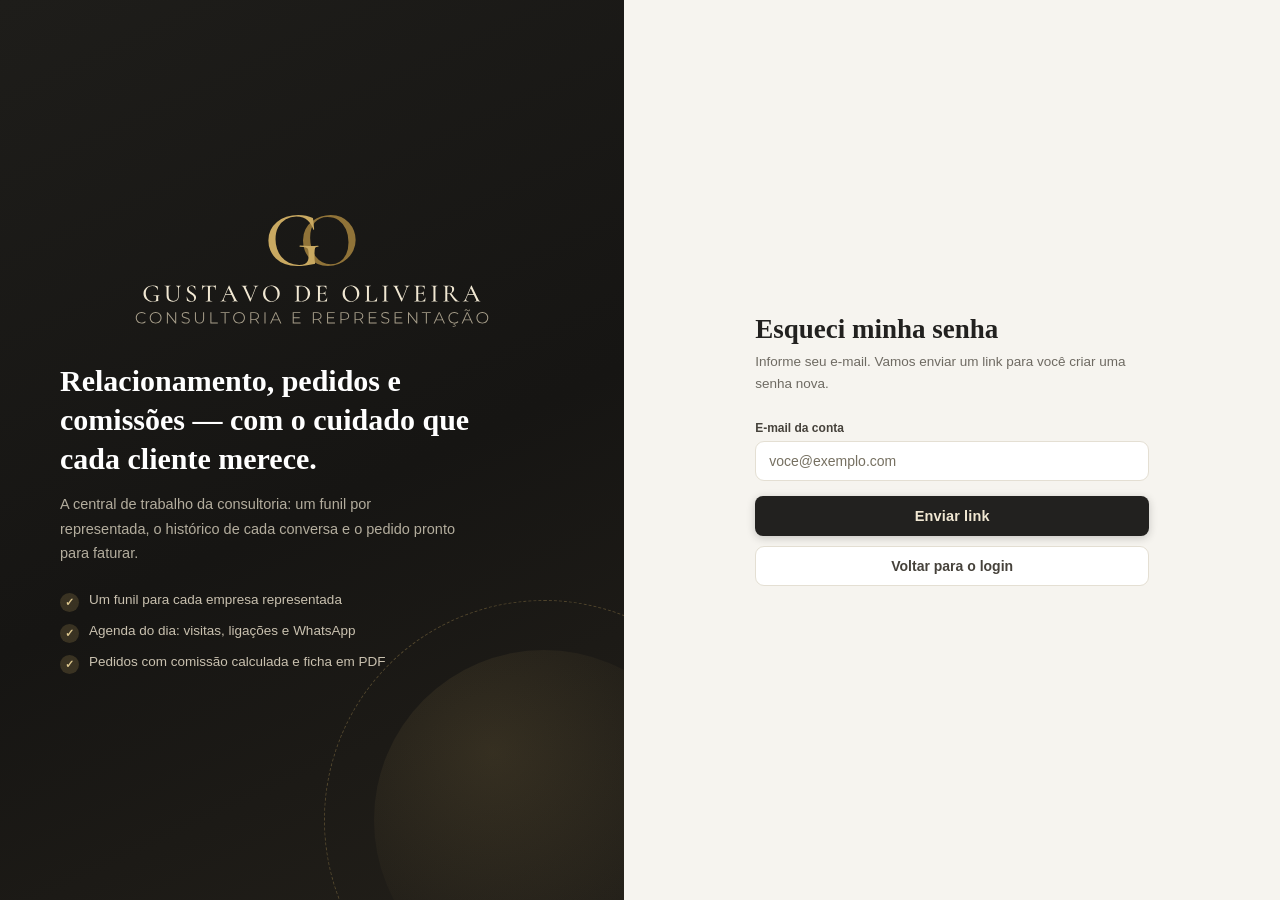
<file: recuperar-senha.html>
<!DOCTYPE html>
<html lang="pt-BR">
<head>
<meta charset="UTF-8">
<meta name="viewport" content="width=device-width, initial-scale=1.0">
<title>Recuperar senha — Gustavo de Oliveira</title>
<link rel="icon" href="img/faviconlogo.ico" sizes="any">
<link rel="icon" type="image/svg+xml" href="img/logo-icone.svg">
<meta name="theme-color" content="#161513">
<link rel="stylesheet" href="assets/css/auth.css">
</head>
<body>
<div class="auth">
  <div class="auth-marca">
    <img src="img/logo-branco.svg" alt="Gustavo de Oliveira — Consultoria e Representação">
    <h2>Relacionamento, pedidos e comissões — com o cuidado que cada cliente merece.</h2>
    <p>A central de trabalho da consultoria: um funil por representada, o histórico de cada conversa e o pedido pronto para faturar.</p>
    <ul class="auth-lista">
      <li><span class="pt">✓</span> Um funil para cada empresa representada</li>
      <li><span class="pt">✓</span> Agenda do dia: visitas, ligações e WhatsApp</li>
      <li><span class="pt">✓</span> Pedidos com comissão calculada e ficha em PDF</li>
    </ul>
  </div>
  <div class="auth-form">
    <div class="auth-caixa">
      <div id="telaPedido">
        <h1>Esqueci minha senha</h1>
        <p class="sub">Informe seu e-mail. Vamos enviar um link para você criar uma senha nova.</p>

        <div id="authAviso" class="aviso hidden"></div>

        <form id="formRecuperar" novalidate>
          <div class="campo">
            <label for="email">E-mail da conta</label>
            <input type="email" id="email" placeholder="voce@exemplo.com" autocomplete="email" required>
          </div>
          <button type="submit" class="btn-auth" id="btnEnviar">Enviar link</button>
          <a href="login.html" class="btn-sec" style="display:block;text-align:center;text-decoration:none">Voltar para o login</a>
        </form>
      </div>

      <div id="telaEnviado" class="sucesso hidden">
        <div class="icone">
          <svg width="26" height="26" viewBox="0 0 24 24" fill="none" stroke="currentColor" stroke-width="2.2" stroke-linecap="round" stroke-linejoin="round"><rect x="3" y="5" width="18" height="14" rx="2"/><path d="M3.5 7l8.5 6 8.5-6"/></svg>
        </div>
        <h1>Verifique seu e-mail</h1>
        <p class="sub">Enviamos um link para <span class="email-destaque" id="emailEnviado"></span>.<br>
        Clique nele para criar sua nova senha. Se não achar, olhe na caixa de spam.</p>
        <a href="login.html" class="btn-sec" style="display:block;text-align:center;text-decoration:none">Voltar para o login</a>
      </div>
    </div>
  </div>
</div>
<script src="assets/js/vendor/supabase.js"></script>
<script src="assets/js/config.js"></script>
<script src="assets/js/auth.js"></script>
<script src="assets/js/tela-comum.js"></script>
<script src="assets/js/tela-recuperar.js"></script>
</body>
</html>
</file>
<file: assets/css/app.css>
/* =========================================================
   CRM Funil — folha de estilo principal
   Paleta clara, cantos suaves, roxo como cor de acento.
   ========================================================= */

:root{
  /* --- identidade: dourado sobre grafite --- */
  --ouro:#C9A961;
  --ouro-medio:#A87C2E;   /* bordas e ícones grandes */          /* dourado principal (fundo escuro, detalhes) */
  --brand:#8F6725;         /* dourado escuro: texto, links, ícones */
  --brand-600:#7A571F;
  --brand-700:#22211F;     /* grafite: títulos e ações principais */
  --brand-50:#FAF6EC;
  --brand-100:#EFE4CC;
  --ouro-fundo:#907338;
  --painel:#161513;
  --creme:#F0E7D2;

  --ink:#22211F;
  --ink-2:#46423B;
  --muted:#6E6A62;
  --muted-2:#767061;

  --bg:#F6F4EF;
  --col:#EDE9E0;
  --surface:#FFFFFF;
  --line:#E4DFD3;
  --line-2:#EFEBE2;
  --field:#F1EDE4;

  --green:#2E7D5B;
  --green-50:#E8F3EE;
  --orange:#B5822B;
  --orange-50:#FAF3E3;
  --blue:#3A6EA5;
  --blue-50:#EBF1F8;
  --pink:#A85B7A;
  --pink-50:#F8EDF2;
  --red:#B3453F;
  --red-50:#F9EBEA;
  --slate:#6E6A62;

  --r-sm:5px;
  --r:8px;
  --r-md:11px;
  --r-lg:14px;

  --sh-1:0 1px 2px rgba(34,33,31,.06);
  --sh-2:0 4px 14px rgba(34,33,31,.09);
  --sh-3:0 18px 50px rgba(34,33,31,.20);

  --font:"Inter","Segoe UI Variable Text","Segoe UI",-apple-system,BlinkMacSystemFont,Roboto,Helvetica,Arial,sans-serif;
  --serif:"Cormorant Garamond","Georgia","Iowan Old Style","Palatino Linotype","Times New Roman",serif;
}

*,*::before,*::after{box-sizing:border-box;}

html,body{height:100%;}
body{
  margin:0;
  font-family:var(--font);
  font-size:14px;
  color:var(--ink);
  background:var(--bg);
  -webkit-font-smoothing:antialiased;
}
h1,h2,h3,h4{margin:0;font-weight:700;letter-spacing:-.01em;}
.modal-head h2,.connect-card h1{
  font-family:var(--serif);font-weight:600;letter-spacing:.005em;
}
.deal-title-row h2{font-family:var(--serif);font-weight:600;font-size:21px;}
a{color:var(--brand);text-decoration:none;}
a:hover{text-decoration:underline;}
button{font-family:inherit;cursor:pointer;}
:focus-visible{outline:2px solid var(--brand);outline-offset:2px;border-radius:4px;}

/* scrollbars discretos */
*::-webkit-scrollbar{width:10px;height:10px;}
*::-webkit-scrollbar-thumb{background:#DCD5C6;border-radius:20px;border:3px solid transparent;background-clip:content-box;}
*::-webkit-scrollbar-thumb:hover{background:#C7BDA8;background-clip:content-box;}
*::-webkit-scrollbar-track{background:transparent;}

/* ============================ BOTÕES ============================ */
.btn{
  border:1px solid var(--line);
  background:var(--surface);
  color:var(--ink-2);
  padding:8px 13px;
  border-radius:var(--r);
  font-size:13.5px;
  font-weight:600;
  display:inline-flex;
  align-items:center;
  gap:7px;
  line-height:1.2;
  transition:background .14s,border-color .14s,color .14s,box-shadow .14s;
  white-space:nowrap;
}
.btn:hover{background:#F8F8FC;border-color:#D8D8E8;}
.btn .ic{width:15px;height:15px;flex:0 0 15px;}
.btn-primary{
  background:var(--brand-700);border-color:var(--brand-700);color:var(--creme);
  box-shadow:0 1px 2px rgba(34,33,31,.22);
}
.btn-primary:hover{background:#33302B;border-color:#33302B;color:#fff;}
.btn-soft{background:var(--brand-50);border-color:transparent;color:var(--brand);}
.btn-soft:hover{background:var(--brand-100);}
.btn-dark{background:var(--painel);border-color:var(--painel);color:var(--creme);}
.btn-dark:hover{background:#2A2825;}
.btn-danger{color:var(--red);border-color:#F0D2D2;background:#fff;}
.btn-danger:hover{background:var(--red-50);border-color:#E9BEBE;}
.btn-sm{padding:6px 10px;font-size:12.5px;border-radius:var(--r-sm);}
.btn-block{width:100%;justify-content:center;}
.btn-ghost{background:transparent;border-color:transparent;color:var(--muted);}
.btn-ghost:hover{background:var(--brand-50);color:var(--brand);border-color:transparent;}
.icon-btn{
  border:none;background:transparent;color:var(--muted);
  width:30px;height:30px;border-radius:var(--r-sm);
  display:inline-flex;align-items:center;justify-content:center;
}
.icon-btn:hover{background:var(--brand-50);color:var(--brand);}
.icon-btn.lg{width:34px;height:34px;}

/* ============================ TELA DE CONEXÃO ============================ */
#connectScreen{
  position:fixed;inset:0;z-index:200;
  background:radial-gradient(1100px 560px at 50% -8%,#FBF7EC 0%,var(--bg) 60%);
  display:flex;align-items:center;justify-content:center;padding:24px;
}
#connectScreen.hidden{display:none;}
.connect-card{
  width:100%;max-width:470px;background:var(--surface);
  border:1px solid var(--line);border-radius:var(--r-lg);
  box-shadow:var(--sh-3);padding:34px 34px 28px;text-align:center;
}
.connect-logo{
  width:54px;height:54px;border-radius:15px;margin:0 auto 18px;
  background:linear-gradient(150deg,var(--ouro-fundo) 0%,var(--ouro) 100%);
  display:flex;align-items:center;justify-content:center;color:#fff;
  box-shadow:0 8px 20px rgba(168,124,46,.30);
}
.connect-card h1{font-size:20px;margin-bottom:8px;}
.connect-card p{color:var(--muted);line-height:1.65;margin:0 0 22px;font-size:13.5px;}
.connect-actions{display:flex;flex-direction:column;gap:9px;}
.connect-actions .btn{justify-content:center;padding:11px;font-size:14px;}
.connect-note{margin-top:20px;font-size:12px;color:var(--muted-2);line-height:1.65;}
.notice{
  text-align:left;border-radius:var(--r);padding:12px 14px;
  font-size:12.5px;line-height:1.6;margin-top:16px;
}
.notice-warn{background:var(--orange-50);border:1px solid #F2DDB8;color:#8A6116;}
.file-name{font-weight:700;color:var(--ink);}

/* ============================ TOPBAR ============================ */
.topbar{
  height:56px;background:#fff;
  border-bottom:1px solid var(--line);
  box-shadow:inset 0 3px 0 var(--brand-700);
  display:flex;align-items:center;gap:14px;padding:0 16px;
  position:sticky;top:0;z-index:30;
}
.brand{display:flex;align-items:center;gap:9px;min-width:0;}
.brand-mark{
  width:26px;height:26px;border-radius:8px;flex:0 0 26px;
  background:linear-gradient(150deg,var(--ouro-fundo) 0%,var(--ouro) 100%);
  display:flex;align-items:center;justify-content:center;color:#fff;
}
#boardName{
  font-size:15.5px;font-weight:700;color:var(--brand);
  border:1px solid transparent;background:transparent;
  padding:4px 7px;border-radius:var(--r-sm);max-width:210px;
  text-overflow:ellipsis;
}
#boardName:hover{background:var(--brand-50);}
#boardName:focus{background:#fff;border-color:var(--brand);outline:none;}
.topbar-metric{
  display:flex;align-items:center;gap:8px;font-size:13px;color:var(--ink-2);
  padding-left:14px;border-left:1px solid var(--line-2);
}
.topbar-metric b{font-weight:700;}
.pill{
  background:var(--brand-50);color:var(--brand);font-size:11.5px;font-weight:700;
  padding:3px 8px;border-radius:20px;white-space:nowrap;
}
.topbar-spacer{flex:1;}
.file-chip{
  display:inline-flex;align-items:center;gap:7px;max-width:280px;
  font-size:12px;color:var(--muted);background:var(--bg);
  border:1px solid var(--line);padding:5px 10px;border-radius:20px;
}
.file-chip .dot{width:7px;height:7px;border-radius:50%;background:var(--green);flex:0 0 7px;}
.file-chip span{overflow:hidden;text-overflow:ellipsis;white-space:nowrap;}
.file-chip button{border:none;background:transparent;color:var(--brand);font-size:12px;font-weight:600;padding:0;}

/* ============================ TOOLBAR DO FUNIL ============================ */
.toolbar{
  display:flex;align-items:center;gap:10px;
  padding:12px 16px;flex-wrap:wrap;
}
.search{position:relative;}
.search svg{position:absolute;left:11px;top:50%;transform:translateY(-50%);color:var(--muted-2);}
.search input{
  border:1px solid var(--line);background:#fff;border-radius:var(--r);
  padding:8px 12px 8px 33px;font-size:13.5px;width:250px;color:var(--ink);
  font-family:inherit;
}
.search input::placeholder{color:var(--muted-2);}
.search input:focus{outline:none;border-color:var(--brand);box-shadow:0 0 0 3px rgba(168,124,46,.16);}
.seg{display:inline-flex;background:#fff;border:1px solid var(--line);border-radius:var(--r);padding:2px;}
.seg button{
  border:none;background:transparent;color:var(--muted);
  font-size:12.5px;font-weight:600;padding:6px 11px;border-radius:7px;
  display:inline-flex;align-items:center;gap:6px;
}
.seg button.on{background:var(--brand-700);color:var(--ouro);}
.seg button:not(.on):hover{background:var(--brand-50);color:var(--brand);}

/* ============================ KANBAN ============================ */
#board{
  display:flex;gap:14px;padding:0 16px 20px;
  overflow-x:auto;align-items:flex-start;
  min-height:calc(100vh - 128px);
}
.column{
  background:var(--col);border-radius:var(--r-md);
  width:274px;flex:0 0 274px;padding:11px;
  display:flex;flex-direction:column;
  max-height:calc(100vh - 148px);
  transition:background .15s,box-shadow .15s;
}
.column.dragover{background:var(--brand-100);box-shadow:inset 0 0 0 2px var(--brand);}
.col-head{display:flex;align-items:flex-start;gap:4px;margin-bottom:10px;}
.col-head-main{flex:1;min-width:0;}
.col-title{
  font-size:12px;font-weight:800;text-transform:uppercase;letter-spacing:.055em;
  color:var(--ink-2);border:1px solid transparent;background:transparent;
  padding:3px 5px;border-radius:var(--r-sm);width:100%;font-family:inherit;
}
.col-title:hover{background:#fff;}
.col-title:focus{background:#fff;border-color:var(--brand);outline:none;}
.col-meta{font-size:11.5px;color:var(--muted);padding:2px 6px 0;display:flex;gap:6px;}
.col-meta b{color:var(--ink-2);font-weight:700;}
.col-acts{display:flex;gap:1px;opacity:0;transition:opacity .15s;}
.column:hover .col-acts{opacity:1;}
.col-acts button{
  border:none;background:transparent;color:var(--muted);
  width:24px;height:24px;border-radius:5px;display:inline-flex;
  align-items:center;justify-content:center;
}
.col-acts button:hover{background:#fff;color:var(--ink);}
.cards{
  display:flex;flex-direction:column;gap:8px;
  overflow-y:auto;flex:1;min-height:70px;padding:2px 2px 6px;
}
.col-empty{
  color:var(--muted-2);font-size:12.5px;text-align:center;
  padding:26px 10px;line-height:1.55;
  border:1px dashed #D6D7E8;border-radius:var(--r);
}
.add-card{
  margin-top:8px;border:1px dashed #CFD0E4;background:transparent;
  color:var(--muted);border-radius:var(--r);padding:8px;
  font-size:12.5px;font-weight:600;transition:all .14s;
}
.add-card:hover{background:#fff;color:var(--brand);border-color:var(--brand);}
.add-column{flex:0 0 210px;}
.add-column button{
  width:100%;background:rgba(255,255,255,.55);border:1px dashed #CFD0E4;
  color:var(--muted);border-radius:var(--r-md);padding:13px;
  font-weight:600;font-size:13.5px;
}
.add-column button:hover{background:#fff;color:var(--brand);border-color:var(--brand);}

/* ---- cartão ---- */
.card{
  background:#fff;border-radius:var(--r);padding:11px 12px;
  box-shadow:var(--sh-1);border:1px solid transparent;
  cursor:grab;position:relative;transition:box-shadow .14s,border-color .14s,transform .14s;
}
.card:hover{border-color:var(--brand);box-shadow:var(--sh-2);}
.card.dragging{opacity:.45;transform:rotate(1.5deg);}
.card.won{border-left:3px solid var(--green);}
.card.lost{border-left:3px solid var(--red);opacity:.75;}
.card-top{display:flex;align-items:center;gap:6px;margin-bottom:3px;}
.card-num{font-size:11px;font-weight:700;color:var(--muted-2);}
.card-name{
  font-size:13.5px;font-weight:700;color:var(--brand-700);
  overflow:hidden;text-overflow:ellipsis;white-space:nowrap;flex:1;
}
.card-sub{font-size:12px;color:var(--muted);display:flex;align-items:center;gap:5px;margin-bottom:2px;}
.card-value{font-size:12.5px;font-weight:700;color:var(--ink-2);margin-top:4px;}
.card-badge{
  display:inline-flex;align-items:center;gap:5px;margin-top:8px;
  font-size:11.5px;font-weight:600;padding:3px 8px;border-radius:20px;
}
.card-badge .dot{width:6px;height:6px;border-radius:50%;}
.card-badge.late{box-shadow:inset 0 0 0 1px currentColor;}
.card-tags{display:flex;flex-wrap:wrap;gap:4px;margin-top:7px;}
.tag{font-size:10.5px;font-weight:600;color:var(--slate);background:var(--bg);border:1px solid var(--line);padding:2px 6px;border-radius:5px;}
.stars{display:inline-flex;gap:1px;color:#D8D9E7;}
.stars .on{color:#F0B429;}
.stars button{border:none;background:none;padding:0;color:inherit;line-height:0;}

/* ============================ MENU DE CONTEXTO ============================ */
.ctx{
  position:fixed;z-index:150;min-width:216px;
  background:#fff;border:1px solid var(--line);border-radius:var(--r-md);
  box-shadow:var(--sh-3);padding:6px;display:none;
}
.ctx.show{display:block;animation:pop .12s ease-out;}
@keyframes pop{from{opacity:0;transform:translateY(-4px) scale(.98);}to{opacity:1;transform:none;}}
.ctx-head{
  font-size:11px;font-weight:700;text-transform:uppercase;letter-spacing:.05em;
  color:var(--muted-2);padding:7px 10px 5px;
}
.ctx button{
  width:100%;display:flex;align-items:center;gap:9px;
  border:none;background:transparent;text-align:left;
  padding:8px 10px;border-radius:var(--r-sm);
  font-size:13.5px;color:var(--ink-2);font-weight:500;
}
.ctx button:hover{background:var(--brand-50);color:var(--brand);}
.ctx button.danger{color:var(--red);}
.ctx button.danger:hover{background:var(--red-50);color:var(--red);}
.ctx hr{border:none;border-top:1px solid var(--line-2);margin:5px 4px;}
.ctx .ic{width:15px;height:15px;flex:0 0 15px;opacity:.85;}

/* ============================ MODAIS ============================ */
.overlay{
  position:fixed;inset:0;z-index:120;
  background:rgba(28,29,50,.5);backdrop-filter:blur(2px);
  display:none;align-items:flex-start;justify-content:center;
  padding:26px 18px;overflow-y:auto;
}
.overlay.show{display:flex;}
.modal{
  background:#fff;border-radius:var(--r-lg);box-shadow:var(--sh-3);
  width:100%;max-width:820px;margin:auto;
  animation:rise .18s cubic-bezier(.2,.7,.3,1);
  display:flex;flex-direction:column;max-height:calc(100vh - 52px);
}
.modal.wide{max-width:1180px;}
.modal.narrow{max-width:520px;}
/* empilhamento: negócio < empresa < agendar < confirmar/prompt */
#dealOverlay{z-index:120;}
#empresaOverlay{z-index:130;}
#schedOverlay{z-index:138;}
#confirmOverlay,#promptOverlay{z-index:146;}
@keyframes rise{from{opacity:0;transform:translateY(14px);}to{opacity:1;transform:none;}}
@media (prefers-reduced-motion:reduce){
  .modal,.ctx.show{animation:none;}
  *{transition:none!important;}
}
.modal-head{
  display:flex;align-items:center;gap:13px;
  padding:20px 26px;border-bottom:1px solid var(--line-2);
}
.modal-head .avatar-sq{
  width:40px;height:40px;border-radius:11px;background:var(--brand-50);
  color:var(--brand);display:flex;align-items:center;justify-content:center;flex:0 0 40px;
}
.modal-head h2{font-size:18px;}
.modal-head .sub{font-size:12.5px;color:var(--muted);margin-top:2px;}
.modal-body{padding:6px 26px 22px;overflow-y:auto;flex:1;}
.modal-foot{
  display:flex;align-items:center;justify-content:flex-end;gap:10px;
  padding:14px 26px;border-top:1px solid var(--line-2);background:#FBFBFE;
  border-radius:0 0 var(--r-lg) var(--r-lg);
}
.modal-foot .left{margin-right:auto;}

/* ---- seções do formulário ---- */
.sec{padding:20px 0;border-bottom:1px solid var(--line-2);}
.sec:last-child{border-bottom:none;}
.sec > h3{font-size:15.5px;margin-bottom:3px;}
.sec > .sec-desc{font-size:12.5px;color:var(--muted);margin:0 0 14px;}
.grid{display:grid;gap:12px 18px;grid-template-columns:1fr 1fr;}
.grid-3{display:grid;gap:12px 18px;grid-template-columns:1fr 1fr 1fr;}
.grid .full,.grid-3 .full{grid-column:1/-1;}
@media (max-width:680px){.grid,.grid-3{grid-template-columns:1fr;}}

.field{display:flex;flex-direction:column;gap:5px;min-width:0;}
.field > label{
  font-size:12px;font-weight:700;color:var(--ink-2);
  display:flex;align-items:center;justify-content:space-between;gap:8px;
}
.field .req{font-size:11px;font-weight:500;color:var(--muted-2);font-style:italic;}
.inp,select.inp,textarea.inp{
  border:1px solid transparent;background:var(--field);
  border-radius:var(--r-sm);padding:9px 11px;font-size:13.5px;
  color:var(--ink);font-family:inherit;width:100%;
  transition:background .14s,border-color .14s,box-shadow .14s;
}
.inp::placeholder,textarea.inp::placeholder{color:var(--muted-2);}
.inp:hover{background:#E9EBF3;}
.inp:focus{background:#fff;border-color:var(--brand);box-shadow:0 0 0 3px rgba(168,124,46,.16);outline:none;}
.inp:disabled{color:var(--muted-2);cursor:not-allowed;}
textarea.inp{min-height:74px;resize:vertical;line-height:1.55;}
.inp.error{border-color:var(--red);box-shadow:0 0 0 3px rgba(226,76,75,.12);background:#fff;}
.field-err{font-size:11.5px;color:var(--red);font-weight:600;display:none;}
.field.invalid .field-err{display:block;}
.select-wrap{position:relative;}
.select-wrap svg{position:absolute;right:11px;top:50%;transform:translateY(-50%);color:var(--muted);pointer-events:none;}
.select-wrap .inp{padding-right:32px;appearance:none;}
select.inp{appearance:none;}
.hint{font-size:11.5px;color:var(--muted-2);}

/* ---- radios de privacidade ---- */
.radio-row{
  display:flex;gap:12px;align-items:flex-start;
  padding:13px 2px;border-bottom:1px solid var(--line-2);cursor:pointer;
}
.radio-row:last-of-type{border-bottom:none;}
.radio-row input{margin:2px 0 0;accent-color:var(--brand);width:16px;height:16px;flex:0 0 16px;}
.radio-row .t{font-size:13.5px;font-weight:700;display:flex;align-items:center;gap:7px;}
.radio-row .d{font-size:12.5px;color:var(--muted);line-height:1.55;margin-top:2px;}

/* ---- chips (produtos) ---- */
.chips{display:flex;flex-wrap:wrap;gap:7px;margin-bottom:9px;}
.chip{
  display:inline-flex;align-items:center;gap:7px;
  background:var(--brand-50);color:var(--brand-700);
  font-size:12.5px;font-weight:600;padding:5px 9px;border-radius:20px;
}
.chip button{border:none;background:none;color:inherit;opacity:.6;padding:0;line-height:0;}
.chip button:hover{opacity:1;}
.chips-empty{font-size:12.5px;color:var(--muted-2);margin-bottom:9px;}

/* ---- pessoas ---- */
.person{
  border:1px solid var(--line);border-radius:var(--r);
  padding:14px;margin-bottom:10px;background:#FCFCFE;position:relative;
}
.person .rm{position:absolute;top:8px;right:8px;}
.person-title{font-size:12px;font-weight:800;text-transform:uppercase;letter-spacing:.05em;color:var(--muted);margin-bottom:11px;}

/* ============================ MODAL DO NEGÓCIO ============================ */
.deal{display:flex;flex-direction:column;max-height:calc(100vh - 52px);}
.deal-head{padding:16px 22px 0;}
.deal-title-row{display:flex;align-items:flex-start;gap:12px;flex-wrap:wrap;}
.deal-title-row h2{font-size:19px;}
.deal-title-row .period{font-size:12.5px;color:var(--muted);font-weight:500;}
.deal-meta{display:flex;align-items:center;gap:9px;margin-top:7px;flex-wrap:wrap;font-size:12.5px;color:var(--muted);}
.deal-meta .sep{color:#D5D6E5;}
.deal-company{display:inline-flex;align-items:center;gap:6px;color:var(--brand);font-weight:600;}
.avatar{
  width:20px;height:20px;border-radius:50%;background:var(--brand);
  color:#fff;font-size:9.5px;font-weight:700;
  display:inline-flex;align-items:center;justify-content:center;flex:0 0 20px;
}
.deal-status{display:flex;gap:7px;margin-left:auto;flex-wrap:wrap;}
.st-btn{
  border:1px solid var(--line);background:#fff;color:var(--muted);
  font-size:12.5px;font-weight:700;padding:7px 12px;border-radius:var(--r-sm);
  display:inline-flex;align-items:center;gap:6px;
}
.st-btn:hover{background:#F8F8FC;color:var(--ink-2);}
.st-btn.on-lost{background:var(--red-50);color:var(--red);border-color:#F2CFCF;}
.st-btn.on-open{background:var(--orange-50);color:#B4741F;border-color:#F0DAB4;}
.st-btn.on-won{background:var(--green-50);color:var(--green);border-color:#BFE8D7;}

/* ---- stepper de etapas ---- */
.stepper{display:flex;align-items:stretch;gap:6px;padding:14px 22px 16px;}
.stepper .funnel-name{
  display:flex;align-items:center;gap:7px;font-size:12.5px;font-weight:700;
  color:var(--ink-2);padding-right:8px;white-space:nowrap;
}
.steps{
  display:flex;flex:1;min-width:0;overflow:hidden;
  border:1px solid var(--line);border-radius:var(--r-sm);background:#fff;
}
.step{
  flex:1;min-width:0;position:relative;
  border:none;background:#fff;color:var(--muted);
  font-size:12.5px;font-weight:600;padding:10px 16px 10px 22px;
  display:flex;align-items:center;justify-content:center;gap:7px;
  border-right:1px solid var(--line-2);
  overflow:hidden;text-overflow:ellipsis;white-space:nowrap;
}
.step:last-child{border-right:none;}
.step:hover{background:var(--brand-50);color:var(--brand);}
.step.done{color:var(--brand-700);background:#F8F7FE;}
.step.current{
  background:var(--brand-700);color:var(--ouro);font-weight:700;
  clip-path:polygon(0 0,calc(100% - 11px) 0,100% 50%,calc(100% - 11px) 100%,0 100%,11px 50%);
  padding-left:26px;padding-right:24px;
}
.step.current:hover{background:#33302B;color:var(--ouro);}
.step .days{
  background:rgba(255,255,255,.22);border-radius:20px;
  padding:1px 7px;font-size:10.5px;font-weight:700;
}
.step-nav{
  border:1px solid var(--line);background:#fff;color:var(--muted);
  width:32px;border-radius:var(--r-sm);display:flex;align-items:center;justify-content:center;flex:0 0 32px;
}
.step-nav:hover:not(:disabled){background:var(--brand-50);color:var(--brand);}
.step-nav:disabled{opacity:.4;cursor:not-allowed;}

/* ---- corpo em 2 colunas ---- */
.deal-body{
  display:grid;grid-template-columns:1fr 340px;gap:16px;
  padding:0 22px 22px;overflow-y:auto;flex:1;align-items:start;
}
@media (max-width:960px){.deal-body{grid-template-columns:1fr;}}
.deal-col-left,.deal-col-right{min-width:0;}
.panel{
  background:#fff;border:1px solid var(--line);border-radius:var(--r-md);
  overflow:hidden;margin-bottom:14px;
}
.panel-head{
  padding:12px 15px;border-bottom:1px solid var(--line-2);
  font-size:13.5px;font-weight:700;display:flex;align-items:center;justify-content:space-between;gap:8px;
}
.panel-body{padding:15px;}
.panel-body.tight{padding:12px 15px;}

/* composer */
.composer{border:1px solid var(--line);border-radius:var(--r-md);overflow:hidden;background:#fff;margin-bottom:14px;}
.composer-tabs{display:flex;gap:2px;background:#F7F7FC;border-bottom:1px solid var(--line-2);padding:5px;overflow-x:auto;}
.ctab{
  border:none;background:transparent;color:var(--muted);
  font-size:12.5px;font-weight:600;padding:7px 11px;border-radius:var(--r-sm);
  display:inline-flex;align-items:center;gap:6px;white-space:nowrap;
}
.ctab:hover{background:#fff;color:var(--ink-2);}
.ctab.on{background:#fff;color:var(--brand);box-shadow:var(--sh-1);}
.composer-body{padding:12px 14px;}
.composer-body textarea{
  border:none;background:transparent;width:100%;min-height:58px;resize:vertical;
  font-family:inherit;font-size:13.5px;color:var(--ink);line-height:1.6;padding:0;
}
.composer-body textarea:focus{outline:none;}
.composer-body textarea::placeholder{color:var(--muted-2);}
.composer-foot{
  display:flex;align-items:center;gap:10px;flex-wrap:wrap;
  padding:10px 14px;border-top:1px solid var(--line-2);background:#FBFBFE;
}
.composer-foot .when{display:flex;align-items:center;gap:7px;font-size:12.5px;color:var(--muted);}
.composer-foot input[type=datetime-local]{
  border:1px solid var(--line);background:#fff;border-radius:var(--r-sm);
  padding:6px 9px;font-size:12.5px;font-family:inherit;color:var(--ink);
}
.composer-foot .grow{flex:1;}

/* histórico */
.hist-tabs{display:flex;gap:22px;border-bottom:1px solid var(--line);margin-bottom:14px;}
.htab{
  border:none;background:none;padding:9px 2px 11px;
  font-size:13.5px;font-weight:600;color:var(--muted);
  display:inline-flex;align-items:center;gap:7px;position:relative;
}
.htab.on{color:var(--ink);}
.htab.on::after{content:"";position:absolute;left:0;right:0;bottom:-1px;height:2px;background:var(--brand);border-radius:2px;}
.badge-new{background:var(--brand);color:#fff;font-size:10px;font-weight:700;padding:2px 6px;border-radius:20px;}

.act{border:1px solid var(--line);border-radius:var(--r-md);margin-bottom:10px;overflow:hidden;background:#fff;}
.act-crumb{
  background:#F7F7FC;border-bottom:1px solid var(--line-2);
  padding:6px 12px;font-size:11.5px;color:var(--muted);display:flex;align-items:center;gap:7px;flex-wrap:wrap;
}
.act-crumb b{color:var(--brand);font-weight:600;}
.act-main{padding:12px;display:flex;gap:11px;}
.act-ic{
  width:32px;height:32px;border-radius:50%;flex:0 0 32px;
  display:flex;align-items:center;justify-content:center;
}
.act-info{flex:1;min-width:0;}
.act-t{font-size:13.5px;font-weight:700;}
.act-when{font-size:11.5px;color:var(--muted);margin-top:1px;}
.act-right{display:flex;align-items:center;gap:11px;flex-wrap:wrap;justify-content:flex-end;}
.due{font-size:11.5px;font-weight:700;padding:3px 8px;border-radius:var(--r-sm);white-space:nowrap;}
.due.soon{background:var(--green-50);color:var(--green);}
.due.late{background:var(--red-50);color:var(--red);}
.due.done{background:var(--bg);color:var(--muted);}
#confirmText{white-space:pre-line;}
.check{display:inline-flex;align-items:center;gap:6px;font-size:12.5px;color:var(--muted);cursor:pointer;}
.check input{accent-color:var(--brand);width:15px;height:15px;}
.act-note{
  padding:0 12px 12px 55px;font-size:13px;line-height:1.6;color:var(--ink-2);
  white-space:pre-wrap;word-break:break-word;
}
.act-foot{
  border-top:1px solid var(--line-2);padding:8px 12px;
  display:flex;align-items:center;gap:16px;font-size:11.5px;color:var(--muted);flex-wrap:wrap;
}
.act-foot .g{display:inline-flex;align-items:center;gap:6px;}
.act-foot .rm{margin-left:auto;border:none;background:none;color:var(--muted-2);font-size:11.5px;font-weight:600;padding:2px 4px;border-radius:4px;}
.act-foot .rm:hover{background:var(--red-50);color:var(--red);}
.act.done .act-t{text-decoration:line-through;color:var(--muted);}
.empty-state{
  text-align:center;padding:34px 16px;color:var(--muted-2);
  font-size:13px;line-height:1.6;border:1px dashed var(--line);border-radius:var(--r-md);
}

/* sidebar do negócio */
.actions-grid{display:grid;grid-template-columns:1fr 1fr;gap:9px;}
.actions-grid .btn{justify-content:center;padding:9px 8px;font-size:12.5px;}
.value{font-size:24px;font-weight:800;letter-spacing:-.02em;}
.value-edit{
  font-size:24px;font-weight:800;border:1px solid transparent;background:transparent;
  width:100%;padding:2px 5px;border-radius:var(--r-sm);font-family:inherit;color:var(--ink);
  letter-spacing:-.02em;
}
.value-edit:hover{background:var(--field);}
.value-edit:focus{background:#fff;border-color:var(--brand);outline:none;}
.kv{display:grid;grid-template-columns:118px 1fr;gap:9px 10px;align-items:center;font-size:13px;}
.kv .k{color:var(--muted);}
.kv .v{color:var(--ink-2);min-width:0;overflow-wrap:anywhere;}
.kv .v.link{color:var(--brand);}
.inline-add{border:none;background:none;color:var(--muted-2);font-size:13px;padding:2px 4px;border-radius:4px;text-align:left;}
.inline-add:hover{background:var(--brand-50);color:var(--brand);}
.inline-inp{
  border:1px solid var(--brand);border-radius:var(--r-sm);padding:5px 7px;
  font-size:13px;font-family:inherit;width:100%;color:var(--ink);
}
.inline-inp:focus{outline:none;box-shadow:0 0 0 3px rgba(168,124,46,.16);}
.sub-label{font-size:11.5px;color:var(--muted);margin-bottom:5px;}
.contact-scroll{max-height:330px;overflow-y:auto;padding-right:4px;}
.contact-block{padding:13px 0;border-bottom:1px solid var(--line-2);}
.contact-block:first-child{padding-top:0;}
.contact-block:last-child{border-bottom:none;padding-bottom:0;}
.contact-title{display:flex;align-items:center;gap:8px;font-size:13.5px;font-weight:700;margin-bottom:11px;}
.contact-title .avatar-sq{
  width:28px;height:28px;border-radius:8px;background:var(--brand-50);color:var(--brand);
  display:flex;align-items:center;justify-content:center;flex:0 0 28px;
}
.block-label{font-size:12.5px;font-weight:700;color:var(--ink-2);margin-bottom:8px;}
.map-btn{
  display:flex;align-items:center;justify-content:center;gap:7px;
  border:1px solid var(--line);border-radius:var(--r);background:#F7F8FC;
  color:var(--brand);font-size:12.5px;font-weight:600;padding:9px;width:100%;margin-top:9px;
}
.map-btn:hover{background:var(--brand-50);}
.code-box{
  display:flex;align-items:center;gap:8px;background:var(--field);
  border-radius:var(--r-sm);padding:9px 11px;font-size:12.5px;color:var(--ink-2);
}
.code-box code{flex:1;font-family:ui-monospace,SFMono-Regular,Menlo,monospace;font-size:11.5px;overflow:hidden;text-overflow:ellipsis;}
.meta-lines{padding:12px 15px;font-size:11.5px;color:var(--muted);line-height:1.75;}
.social-list{display:flex;flex-direction:column;gap:6px;}
.social-list a{font-size:12.5px;display:flex;align-items:center;gap:7px;overflow-wrap:anywhere;}

/* ============================ TOASTS ============================ */
#toasts{position:fixed;bottom:20px;right:20px;z-index:300;display:flex;flex-direction:column;gap:9px;}
.toast{
  background:var(--painel);color:var(--creme);border-radius:var(--r);
  padding:11px 15px;font-size:13px;font-weight:500;
  box-shadow:var(--sh-3);display:flex;align-items:center;gap:9px;
  animation:slidein .18s ease-out;max-width:340px;
}
@keyframes slidein{from{opacity:0;transform:translateX(14px);}to{opacity:1;transform:none;}}
.toast.ok .tic{color:#7CCCA8;}
.toast.err .tic{color:#E39B96;}

/* ============================ UTIL ============================ */
.hidden{display:none!important;}
.muted{color:var(--muted);}
.sr{position:absolute;width:1px;height:1px;overflow:hidden;clip:rect(0,0,0,0);}
.row-gap{display:flex;gap:9px;flex-wrap:wrap;}

/* =========================================================
   Marcador de posição ao arrastar dentro da coluna
   ========================================================= */
.drop-mark{
  height:3px;border-radius:3px;background:var(--brand);
  margin:1px 0;flex:0 0 3px;position:relative;
  box-shadow:0 0 0 3px rgba(168,124,46,.20);
}
.drop-mark::before{
  content:"";position:absolute;left:-4px;top:-3px;
  width:9px;height:9px;border-radius:50%;background:var(--brand);
}
.card{cursor:grab;}
.card:active{cursor:grabbing;}

/* =========================================================
   Comentários nas atividades
   ========================================================= */
.act-foot .cm{
  border:none;background:none;color:var(--muted);
  font-size:11.5px;font-weight:600;padding:3px 7px;border-radius:5px;
  display:inline-flex;align-items:center;gap:5px;margin-left:auto;
}
.act-foot .cm:hover{background:var(--brand-50);color:var(--brand);}
.act-foot .cm.on{background:var(--brand-50);color:var(--brand);}
.act-foot .rm{margin-left:0;}

.thread{
  border-top:1px solid var(--line-2);
  background:#FBFBFE;padding:12px 12px 12px 55px;
}
.thread-vazio{font-size:12.5px;color:var(--muted-2);margin-bottom:11px;line-height:1.6;}
.coment{display:flex;gap:9px;margin-bottom:11px;}
.coment .avatar{margin-top:2px;background:var(--slate);}
.coment-corpo{
  flex:1;min-width:0;background:#fff;border:1px solid var(--line);
  border-radius:var(--r);padding:8px 11px;
}
.coment-topo{
  display:flex;align-items:center;gap:8px;
  font-size:11.5px;color:var(--muted);margin-bottom:3px;
}
.coment-topo b{color:var(--ink-2);font-weight:700;font-size:12px;}
.coment-rm{
  margin-left:auto;border:none;background:none;color:var(--muted-2);
  padding:2px;border-radius:4px;line-height:0;
}
.coment-rm:hover{background:var(--red-50);color:var(--red);}
.coment-txt{
  font-size:13px;line-height:1.6;color:var(--ink-2);
  white-space:pre-wrap;word-break:break-word;
}
.coment-novo{display:flex;gap:8px;align-items:flex-end;}
.coment-novo textarea{flex:1;min-height:44px;background:#fff;border:1px solid var(--line);}
.coment-novo textarea:focus{border-color:var(--brand);}

/* =========================================================
   Agenda: Hoje / Amanhã
   ========================================================= */
.seg .cnt{
  background:var(--brand);color:#fff;font-size:10px;font-weight:800;
  min-width:17px;height:17px;padding:0 5px;border-radius:20px;
  display:inline-flex;align-items:center;justify-content:center;margin-left:5px;
}
.seg button.on .cnt{background:var(--ouro);color:var(--brand-700);}

.ag-grupo{margin-top:18px;}
.ag-grupo:first-child{margin-top:6px;}
.ag-titulo{
  display:flex;align-items:center;gap:7px;
  font-size:12px;font-weight:800;text-transform:uppercase;letter-spacing:.05em;
  color:var(--muted);margin-bottom:10px;
}
.ag-titulo.atraso{color:var(--red);}
.ag-cont{
  background:var(--bg);color:var(--ink-2);font-size:11px;font-weight:700;
  padding:1px 7px;border-radius:20px;
}
.ag-titulo.atraso .ag-cont{background:var(--red-50);color:var(--red);}

.ag-item{
  display:flex;align-items:flex-start;gap:11px;
  border:1px solid var(--line);border-radius:var(--r-md);
  padding:11px 13px;margin-bottom:8px;background:#fff;
  cursor:pointer;transition:border-color .14s,box-shadow .14s;
}
.ag-item:hover{border-color:var(--brand);box-shadow:var(--sh-2);}
.ag-item.atraso{border-left:3px solid var(--red);}
.ag-hora{
  flex:0 0 62px;text-align:center;font-size:10.5px;color:var(--muted);
  line-height:1.35;padding-top:2px;
}
.ag-hora b{display:block;font-size:15px;color:var(--ink);font-weight:700;letter-spacing:-.01em;}
.ag-corpo{flex:1;min-width:0;}
.ag-linha1{display:flex;align-items:center;gap:8px;flex-wrap:wrap;font-size:13.5px;}
.ag-linha1 b{font-weight:700;}
.ag-emp{color:var(--brand);font-weight:600;font-size:12.5px;}
.ag-nota{
  font-size:12.5px;color:var(--muted);line-height:1.55;margin-top:4px;
  display:-webkit-box;-webkit-line-clamp:2;-webkit-box-orient:vertical;overflow:hidden;
}
.ag-acoes{display:flex;align-items:center;gap:9px;flex-shrink:0;}
@media (max-width:640px){
  .ag-item{flex-wrap:wrap;}
  .ag-acoes{width:100%;justify-content:flex-end;}
}

/* =========================================================
   Pedidos
   ========================================================= */
#pedidoOverlay{z-index:134;}

.ped-topo{
  display:flex;align-items:flex-end;justify-content:space-between;
  gap:12px;flex-wrap:wrap;margin-bottom:11px;
}
.ped-secao{
  font-size:12px;font-weight:800;text-transform:uppercase;letter-spacing:.055em;
  color:var(--ink-2);display:flex;align-items:center;gap:8px;
}
.ped-sub{font-size:12.5px;color:var(--muted);margin-top:3px;}

.ped{
  border:1px solid var(--line);border-radius:var(--r-md);
  background:#fff;margin-bottom:9px;overflow:hidden;
}
.ped.atual{border-color:var(--brand);box-shadow:0 0 0 3px rgba(168,124,46,.12);}
.ped-head{
  display:flex;align-items:center;justify-content:space-between;
  gap:12px;padding:12px 14px;cursor:pointer;flex-wrap:wrap;
}
.ped.atual .ped-head{cursor:default;background:#FAFAFE;}
.ped-head:hover{background:#FAFAFE;}
.ped-id{display:flex;align-items:center;gap:9px;font-size:13.5px;flex-wrap:wrap;}
.ped-flag{
  background:var(--brand-700);color:var(--ouro);font-size:9.5px;font-weight:800;
  letter-spacing:.06em;padding:3px 7px;border-radius:20px;
}
.ped-data{font-size:12px;color:var(--muted);display:inline-flex;align-items:center;gap:5px;}
.ped-resumo{display:flex;align-items:center;gap:13px;font-size:12px;color:var(--muted);}
.ped-total{font-size:15px;color:var(--ink);font-weight:800;letter-spacing:-.01em;}
.ped-chev{display:inline-flex;transition:transform .15s;color:var(--muted-2);}
.ped-chev.on{transform:rotate(180deg);}

.ped-corpo{border-top:1px solid var(--line-2);padding:14px;}
.ped-tab{width:100%;border-collapse:collapse;font-size:13px;}
.ped-tab th{
  text-align:left;font-size:10.5px;font-weight:800;text-transform:uppercase;
  letter-spacing:.05em;color:var(--muted);padding:0 8px 7px;
  border-bottom:1px solid var(--line);
}
.ped-tab td{padding:8px;border-bottom:1px solid var(--line-2);color:var(--ink-2);}
.ped-tab .num{text-align:right;}
.ped-tab .forte{font-weight:700;color:var(--ink);}
.ped-tab tfoot td{
  border-bottom:none;padding-top:10px;font-size:12px;
  font-weight:700;color:var(--muted);text-transform:uppercase;letter-spacing:.04em;
}
.ped-tab tfoot .total{
  font-size:16px;color:var(--brand);letter-spacing:-.01em;text-transform:none;
}
.ped-pgto{
  display:flex;gap:10px;align-items:baseline;flex-wrap:wrap;
  margin-top:13px;padding:10px 12px;background:var(--bg);border-radius:var(--r);
}
.ped-pgto .k{font-size:11.5px;font-weight:700;color:var(--muted);text-transform:uppercase;letter-spacing:.04em;}
.ped-pgto .v{font-size:13.5px;color:var(--ink-2);font-weight:600;}
.ped-foot{
  display:flex;align-items:center;gap:14px;flex-wrap:wrap;
  margin-top:12px;padding-top:11px;border-top:1px solid var(--line-2);
  font-size:11.5px;color:var(--muted);
}
.ped-foot .g{display:inline-flex;align-items:center;gap:6px;}
.ped-foot .cm{
  border:none;background:none;color:var(--muted);
  font-size:11.5px;font-weight:600;padding:3px 7px;border-radius:5px;
  display:inline-flex;align-items:center;gap:5px;
}
.ped-foot .cm:hover,.ped-foot .cm.on{background:var(--brand-50);color:var(--brand);}
.ped-foot .cm[data-pedcoment]{margin-left:auto;}
.ped-foot .rm{
  border:none;background:none;color:var(--muted-2);
  font-size:11.5px;font-weight:600;padding:3px 6px;border-radius:4px;
}
.ped-foot .rm:hover{background:var(--red-50);color:var(--red);}

.ped-atalho{
  display:flex;align-items:center;gap:7px;width:100%;margin-top:10px;
  border:1px solid var(--brand-100);background:var(--brand-50);color:var(--brand-700);
  border-radius:var(--r);padding:8px 11px;font-size:12.5px;font-weight:600;
}
.ped-atalho:hover{background:var(--brand-100);}

/* linhas de item no modal */
.it-linha{
  display:grid;grid-template-columns:1fr 92px 132px 122px 34px;
  gap:9px;align-items:end;margin-bottom:8px;
}
.it-linha .inp.num{text-align:right;}
.it-subvalor{
  padding:9px 11px;font-size:13.5px;font-weight:700;color:var(--ink);
  background:var(--bg);border-radius:var(--r-sm);text-align:right;
  border:1px solid var(--line-2);
}
.it-rm{margin-bottom:2px;}
.it-rm:hover:not(:disabled){background:var(--red-50);color:var(--red);}
@media (max-width:720px){
  .it-linha{grid-template-columns:1fr 1fr;gap:8px;padding-bottom:12px;border-bottom:1px solid var(--line-2);}
  .it-linha .field:first-child{grid-column:1/-1;}
  .it-rm{grid-column:2;justify-self:end;}
}

.ped-total-box{
  display:flex;align-items:baseline;gap:12px;flex-wrap:wrap;
  margin-top:16px;padding:14px 16px;
  background:var(--brand-50);border-radius:var(--r-md);
}
.ped-total-box .ped-total-lbl{
  margin-left:auto;font-size:11.5px;font-weight:800;color:var(--brand-700);
  text-transform:uppercase;letter-spacing:.05em;
}
.ped-total-val{font-size:24px;font-weight:800;color:var(--brand);letter-spacing:-.02em;}

/* ---- comissão nos pedidos ---- */
.ped-resumo-geral{
  display:flex;gap:10px;flex-wrap:wrap;margin-bottom:16px;
}
.ped-resumo-geral > div{
  flex:1;min-width:132px;background:#fff;border:1px solid var(--line);
  border-radius:var(--r-md);padding:11px 13px;
}
.ped-resumo-geral span{
  display:block;font-size:10.5px;font-weight:800;text-transform:uppercase;
  letter-spacing:.05em;color:var(--muted);margin-bottom:4px;
}
.ped-resumo-geral b{font-size:17px;font-weight:800;letter-spacing:-.01em;color:var(--ink);}
.ped-resumo-geral .destaque{background:var(--green-50);border-color:#BFE8D7;}
.ped-resumo-geral .destaque b{color:var(--green);}
.ped-resumo-geral .destaque span{color:#0F8A5F;}

.ped-comis{
  font-size:11.5px;color:var(--green);background:var(--green-50);
  padding:3px 8px;border-radius:20px;font-weight:600;white-space:nowrap;
}
.ped-comis b{font-weight:800;}
.ped-tab tfoot .linha-comis td{padding-top:4px;}
.ped-tab tfoot .total.comis{color:var(--green);font-size:15px;}

.ped-total-linhas{margin-left:auto;display:flex;flex-direction:column;gap:5px;align-items:flex-end;}
.ped-total-linha{display:flex;align-items:baseline;gap:12px;}
.ped-total-linha.comis .ped-total-lbl{color:#0F8A5F;}
.ped-total-val.comis{font-size:18px;color:var(--green);}

/* =========================================================
   Marca
   ========================================================= */
/* tons usados nos destaques de comissão */
:root{
  --gold:#A87C2E;
  --gold-50:#FAF6EC;
}
.brand-logo{height:34px;width:auto;display:block;flex-shrink:0;}
.brand-sep{width:1px;height:22px;background:var(--line);flex:0 0 1px;margin:0 3px;}
.connect-logo-img{
  height:92px;width:auto;max-width:100%;display:block;margin:0 auto 24px;
}

/* =========================================================
   Menu suspenso (Relatórios)
   ========================================================= */
.menu-wrap{position:relative;}
.menu{
  position:absolute;top:calc(100% + 6px);right:0;z-index:60;
  min-width:288px;background:#fff;border:1px solid var(--line);
  border-radius:var(--r-md);box-shadow:var(--sh-3);padding:6px;display:none;
}
.menu.show{display:block;animation:pop .12s ease-out;}
.menu-head{
  font-size:11px;font-weight:800;text-transform:uppercase;letter-spacing:.05em;
  color:var(--muted-2);padding:7px 10px 6px;
}
.menu button{
  width:100%;display:flex;align-items:flex-start;gap:10px;
  border:none;background:transparent;text-align:left;
  padding:9px 10px;border-radius:var(--r-sm);color:var(--ink-2);
}
.menu button:hover{background:var(--brand-50);}
.menu .mic{
  width:30px;height:30px;border-radius:8px;flex:0 0 30px;
  background:var(--brand-50);color:var(--brand);
  display:flex;align-items:center;justify-content:center;
}
.menu button b{display:block;font-size:13.5px;font-weight:700;}
.menu button i{display:block;font-size:12px;color:var(--muted);font-style:normal;margin-top:1px;}

/* =========================================================
   Relatórios
   ========================================================= */
#relOverlay{z-index:126;}
.rel-filtros{
  display:flex;align-items:center;gap:12px;flex-wrap:wrap;
  padding:12px 26px;border-bottom:1px solid var(--line-2);background:#FBFBFE;
}
.rel-datas{display:flex;gap:10px;align-items:center;}
.rel-datas label{
  display:flex;align-items:center;gap:6px;
  font-size:12px;font-weight:700;color:var(--muted);
}
.rel-datas .inp{padding:6px 9px;font-size:12.5px;width:auto;background:#fff;border-color:var(--line);}

/* filtros em lista suspensa (relatório de clientes) */
.rel-sel{display:flex;gap:10px;align-items:center;flex-wrap:wrap;flex:1;}
.rel-sel label{
  display:flex;align-items:center;gap:6px;
  font-size:12px;font-weight:700;color:var(--muted);
}
.rel-sel .inp{
  padding:6px 26px 6px 9px;font-size:12.5px;width:auto;max-width:180px;
  background:#fff;border-color:var(--line);
  appearance:none;-webkit-appearance:none;
  background-image:url("data:image/svg+xml;charset=UTF-8,%3Csvg xmlns='http://www.w3.org/2000/svg' width='12' height='12' viewBox='0 0 24 24' fill='none' stroke='%236B6B7B' stroke-width='2.6' stroke-linecap='round'%3E%3Cpath d='M6 9l6 6 6-6'/%3E%3C/svg%3E");
  background-repeat:no-repeat;background-position:right 8px center;
}
.rel-filtros .btn{font-size:12.5px;padding:6px 12px;}

.folha{background:#fff;}
.folha-topo{
  display:flex;align-items:center;gap:18px;flex-wrap:wrap;
  padding:18px 0 16px;border-bottom:2px solid var(--brand-700);margin-bottom:18px;
}
.folha-logo{height:58px;width:auto;}
.folha-info{flex:1;min-width:200px;}
.folha-info h3{font-size:16px;color:var(--brand-700);margin-bottom:4px;}
.folha-info div{font-size:12.5px;color:var(--muted);line-height:1.6;}

.rel-cards{display:flex;gap:10px;flex-wrap:wrap;margin-bottom:16px;}
.rel-cards > div{
  flex:1;min-width:150px;border:1px solid var(--line);border-radius:var(--r-md);padding:12px 14px;
}
.rel-cards span{
  display:block;font-size:10.5px;font-weight:800;text-transform:uppercase;
  letter-spacing:.05em;color:var(--muted);margin-bottom:4px;
}
.rel-cards b{font-size:19px;font-weight:800;letter-spacing:-.02em;color:var(--ink);}
.rel-cards .destaque{background:var(--gold-50);border-color:#EAD6A6;}
.rel-cards .destaque b{color:#8B6A1E;}
.rel-cards .destaque span{color:#8B6A1E;}

.rel-aviso{
  background:var(--orange-50);border:1px solid #F2DDB8;color:#8A6116;
  border-radius:var(--r);padding:9px 12px;font-size:12.5px;margin-bottom:14px;
}
.rel-grupo{border:1px solid var(--line);border-radius:var(--r-md);margin-bottom:12px;overflow:hidden;}
.rel-grupo-head{
  display:flex;align-items:center;justify-content:space-between;gap:12px;flex-wrap:wrap;
  padding:10px 13px;background:#F7F7FC;border-bottom:1px solid var(--line-2);
}
.rel-grupo-head b{font-size:13.5px;}
.rel-grupo-tot{display:flex;align-items:baseline;gap:14px;font-size:12px;color:var(--muted);}
.rel-grupo-tot b{font-size:14px;color:var(--ink);}
.rel-grupo-tot b.comis{color:#8B6A1E;}

.rel-tab{width:100%;border-collapse:collapse;font-size:12.5px;}
.rel-tab.solta{border:1px solid var(--line);border-radius:var(--r-md);}
.rel-tab th{
  text-align:left;font-size:10px;font-weight:800;text-transform:uppercase;letter-spacing:.05em;
  color:var(--muted);padding:8px 12px;background:#FCFCFE;border-bottom:1px solid var(--line);
}
.rel-tab td{padding:8px 12px;border-bottom:1px solid var(--line-2);color:var(--ink-2);}
.rel-tab tr:last-child td{border-bottom:none;}
.rel-tab .num{text-align:right;}
.rel-tab .comis{color:#8B6A1E;font-weight:700;}

.rel-totais{
  display:flex;gap:12px;flex-wrap:wrap;margin-top:16px;
  padding:14px 16px;background:var(--brand-50);border-radius:var(--r-md);
}
.rel-totais > div{flex:1;min-width:180px;}
.rel-totais span{
  display:block;font-size:10.5px;font-weight:800;text-transform:uppercase;
  letter-spacing:.05em;color:var(--brand-700);margin-bottom:3px;
}
.rel-totais b{font-size:21px;font-weight:800;letter-spacing:-.02em;color:var(--brand-700);}
.rel-totais .comis b{color:#8B6A1E;}
.rel-rodape{
  margin-top:20px;padding-top:12px;border-top:1px solid var(--line-2);
  font-size:11px;color:var(--muted-2);text-align:center;
}

/* =========================================================
   Impressão: só a folha do relatório vai para o papel
   ========================================================= */
@media print{
  @page{ size:A4; margin:14mm 12mm; }
  body.imprimindo > *{display:none !important;}
  body.imprimindo .para-imprimir{
    display:block !important;position:static;background:none;
    padding:0;overflow:visible;backdrop-filter:none;
  }
  body.imprimindo .para-imprimir .modal{
    max-width:none;width:100%;box-shadow:none;border-radius:0;
    max-height:none;margin:0;animation:none;
  }
  body.imprimindo .para-imprimir > .modal > div{max-height:none;display:block;}
  body.imprimindo .modal-head,
  body.imprimindo .modal-foot,
  body.imprimindo .rel-filtros,
  body.imprimindo .nao-imprime{display:none !important;}
  body.imprimindo .modal-body{padding:0;overflow:visible;max-height:none;}
  .rel-grupo, .rel-tab tr{page-break-inside:avoid;}
  .rel-tab thead{display:table-header-group;}
  .rel-tab{font-size:10.5px;}
  .rel-tab th,.rel-tab td{padding:5px 7px;}
  .rel-totais{page-break-inside:avoid;}
  .folha-topo{border-bottom-color:#22211F;}
  .rel-cards > div{border-color:#ccc;}
}

/* =========================================================
   Área do representante (topo direito)
   ========================================================= */
.user-btn{
  display:flex;align-items:center;gap:8px;
  border:1px solid var(--line);background:#fff;border-radius:20px;
  padding:4px 10px 4px 4px;color:var(--ink-2);font-size:13px;font-weight:600;
  max-width:210px;
}
.user-btn:hover{background:#FAFAFE;border-color:#D8D8E8;}
.user-av{
  width:26px;height:26px;border-radius:50%;flex:0 0 26px;
  background:linear-gradient(150deg,var(--ouro-fundo) 0%,var(--ouro) 100%);
  color:#fff;font-size:10.5px;font-weight:700;
  display:flex;align-items:center;justify-content:center;
}
.user-av.grande{width:38px;height:38px;flex:0 0 38px;font-size:13px;}
.user-nome{overflow:hidden;text-overflow:ellipsis;white-space:nowrap;}
@media (max-width:820px){ .user-nome{display:none;} }

#userMenu{min-width:262px;}
.user-topo{
  display:flex;align-items:center;gap:11px;
  padding:11px 10px 13px;margin-bottom:5px;border-bottom:1px solid var(--line-2);
}
.user-topo b{display:block;font-size:13.5px;font-weight:700;color:var(--ink);}
.user-topo i{
  display:block;font-style:normal;font-size:12px;color:var(--muted);
  margin-top:1px;overflow-wrap:anywhere;
}
#userMenu hr{border:none;border-top:1px solid var(--line-2);margin:5px 4px;}
#userMenu button.perigo b{color:var(--red);}
#userMenu button.perigo:hover{background:var(--red-50);}
#userMenu button.perigo .mic{background:var(--red-50);color:var(--red);}
#perfilOverlay{z-index:128;}

/* ---- indicador de gravação na nuvem ---- */
.sync-chip{
  display:inline-flex;align-items:center;gap:7px;
  font-size:12px;font-weight:600;padding:5px 11px;border-radius:20px;
  border:1px solid var(--line);background:var(--bg);color:var(--muted);
}
.sync-chip .dot{width:7px;height:7px;border-radius:50%;flex:0 0 7px;background:var(--muted-2);}
.sync-chip.ok{background:var(--green-50);border-color:#BFE8D7;color:#0F7A54;}
.sync-chip.ok .dot{background:var(--green);}
.sync-chip.salvando{background:var(--brand-50);border-color:var(--brand-100);color:var(--brand);}
.sync-chip.salvando .dot{background:var(--brand);animation:pisca 1s ease-in-out infinite;}
.sync-chip.erro{background:var(--red-50);border-color:#F2CFCF;color:var(--red);}
.sync-chip.erro .dot{background:var(--red);}
@keyframes pisca{0%,100%{opacity:1}50%{opacity:.25}}
@media (max-width:820px){ .sync-chip span{display:none;} }

/* =========================================================
   Abertura (evita o piscar da tela)
   ========================================================= */
#splash{
  position:fixed;inset:0;z-index:400;background:var(--bg);
  display:flex;flex-direction:column;align-items:center;justify-content:center;gap:22px;
  transition:opacity .25s;
}
#splash.saindo{opacity:0;pointer-events:none;}
#splash img{height:104px;width:auto;max-width:82%;}
.splash-barra{width:170px;height:3px;background:var(--line);border-radius:20px;overflow:hidden;}
.splash-barra i{
  display:block;width:40%;height:100%;border-radius:20px;background:var(--brand);
  animation:desliza 1.05s ease-in-out infinite;
}
@keyframes desliza{
  0%{transform:translateX(-110%)}
  100%{transform:translateX(320%)}
}

/* =========================================================
   Seletor de funis
   ========================================================= */
.funil-btn{
  display:flex;align-items:center;gap:7px;
  border:1px solid transparent;background:transparent;
  color:var(--brand);font-size:15px;font-weight:700;letter-spacing:-.01em;
  padding:5px 9px;border-radius:var(--r-sm);max-width:230px;
}
.funil-btn:hover{background:var(--brand-50);}
.funil-btn span{overflow:hidden;text-overflow:ellipsis;white-space:nowrap;}
#funilMenu{min-width:280px;}
#funilMenu button.atual{background:var(--brand-50);}
#funilMenu button.atual b{color:var(--brand-700);}
#funilMenu button.atual i{color:var(--brand);}
.menu-vazio{font-size:12.5px;color:var(--muted-2);padding:8px 10px;}

/* =========================================================
   Pedido atual em destaque na lateral do negócio
   ========================================================= */
.ped-destaque{
  display:block;width:100%;text-align:left;margin-bottom:10px;
  border:1px solid var(--brand-100);background:var(--brand-50);
  border-radius:var(--r-md);padding:12px 14px;
}
.ped-destaque:hover{background:var(--brand-100);}
.pd-topo{
  display:flex;align-items:center;gap:7px;
  font-size:11.5px;font-weight:700;color:var(--brand-700);
  text-transform:uppercase;letter-spacing:.04em;margin-bottom:6px;
}
.pd-valor{
  display:block;font-size:24px;font-weight:800;
  letter-spacing:-.02em;color:var(--ink);
}
.pd-comis{
  display:block;font-size:12px;color:#0F8A5F;margin-top:4px;font-weight:600;
}
.pd-comis b{font-weight:800;}

/* =========================================================
   Ficha do pedido (impressa / PDF)
   ========================================================= */
#fichaOverlay{z-index:132;}
.ped-foot .cm.destaque{color:var(--brand);}
.ped-foot .cm.destaque:hover{background:var(--brand-50);}

.fi-secao{margin-top:20px;}
.fi-secao h4{
  font-size:11px;font-weight:800;text-transform:uppercase;letter-spacing:.06em;
  color:var(--brand-700);margin:0 0 9px;padding-bottom:6px;
  border-bottom:1px solid var(--line);
}
.fi-grade{
  display:grid;grid-template-columns:1fr 1fr;gap:6px 26px;
}
@media (max-width:620px){ .fi-grade{grid-template-columns:1fr;} }
.fi-linha{
  display:flex;justify-content:space-between;gap:12px;align-items:baseline;
  font-size:12.5px;padding:3px 0;border-bottom:1px dotted var(--line-2);
}
.fi-linha span{color:var(--muted);}
.fi-linha b{color:var(--ink);font-weight:600;text-align:right;overflow-wrap:anywhere;}
.fi-endereco{
  font-size:13px;line-height:1.65;color:var(--ink-2);margin:0;
}
.fi-endereco.vazio{color:var(--muted-2);}

.fi-totais{
  display:flex;gap:10px;flex-wrap:wrap;margin-top:14px;
}
.fi-totais > div{
  flex:1;min-width:130px;border:1px solid var(--line);
  border-radius:var(--r);padding:9px 12px;
}
.fi-totais span{
  display:block;font-size:10px;font-weight:800;text-transform:uppercase;
  letter-spacing:.05em;color:var(--muted);margin-bottom:3px;
}
.fi-totais b{font-size:16px;font-weight:800;letter-spacing:-.01em;color:var(--ink);}
.fi-totais .destaque{background:var(--brand-50);border-color:var(--brand-100);}
.fi-totais .destaque b{color:var(--brand-700);font-size:19px;}
.fi-comis{
  margin-top:11px;padding:8px 12px;border-radius:var(--r);
  background:var(--green-50);border:1px solid #BFE8D7;
  font-size:12.5px;color:#0F7A54;
}

.fi-coments{list-style:none;margin:0;padding:0;}
.fi-coments li{
  border-left:2px solid var(--brand-100);padding:2px 0 2px 11px;margin-bottom:11px;
}
.fi-coment-topo{font-size:11px;color:var(--muted);margin-bottom:2px;}
.fi-coment-txt{
  font-size:12.5px;line-height:1.6;color:var(--ink-2);
  white-space:pre-wrap;word-break:break-word;
}

.fi-assinaturas{
  display:flex;gap:40px;margin-top:38px;
}
.fi-assinaturas > div{
  flex:1;text-align:center;font-size:11px;color:var(--muted);
}
.fi-assinaturas span{
  display:block;border-top:1px solid var(--ink-2);margin-bottom:6px;height:1px;
}

@media print{
  .fi-secao{page-break-inside:avoid;}
  .fi-assinaturas{page-break-inside:avoid;}
  .fi-totais .destaque{background:#EFEDFD !important;-webkit-print-color-adjust:exact;print-color-adjust:exact;}
  .fi-comis{background:#E6F7F0 !important;-webkit-print-color-adjust:exact;print-color-adjust:exact;}
}


/* =========================================================
   Acabamento da identidade dourada
   ========================================================= */
.brand-sep{background:var(--line);}
#boardName,.funil-btn{font-family:var(--serif);font-size:17px;letter-spacing:.01em;}
.funil-btn{color:var(--ink);}
.funil-btn:hover{background:var(--brand-50);color:var(--brand);}

/* filete dourado sob a barra, separando do conteúdo */
.topbar::after{
  content:"";position:absolute;left:0;right:0;bottom:-1px;height:1px;
  background:linear-gradient(90deg,var(--ouro) 0%,rgba(201,169,97,.18) 42%,transparent 100%);
}
.topbar{position:sticky;}

/* cartões do funil: um toque de dourado na borda ao passar o mouse */
.card:hover{border-color:var(--ouro);box-shadow:var(--sh-2);}
.card-name{color:var(--ink);}
.card:hover .card-name{color:var(--brand);}

/* etapas concluídas ganham tom quente */
.step.done{color:var(--brand);background:#FBF8F1;}

/* o selo de "salvo na nuvem" combinando com a paleta */
.sync-chip.ok{background:var(--green-50);border-color:#C3DED2;color:#1F6449;}

/* painel de ações: separar o principal do secundário sem perder a unidade */
.actions-grid .btn-primary{letter-spacing:.01em;}

/* tela de conexão e splash com fundo levemente texturizado */
#connectScreen{background:radial-gradient(1100px 560px at 50% -8%,#FBF7EC 0%,var(--bg) 60%);}
.connect-card{border-color:var(--line);}
#splash{background:radial-gradient(900px 500px at 50% 40%,#FBF7EC 0%,var(--bg) 70%);}
.splash-barra i{background:var(--ouro);}

/* medidor de comissão em verde, para não competir com o dourado da marca */
.rel-cards .destaque{background:var(--green-50);border-color:#C3DED2;}
.rel-cards .destaque b,.rel-cards .destaque span{color:#1F6449;}
.rel-tab .comis,.rel-grupo-tot b.comis{color:#1F6449;}
.rel-totais .comis b{color:#1F6449;}
.ped-comis{background:var(--green-50);color:#1F6449;}
.ped-resumo-geral .destaque{background:var(--green-50);border-color:#C3DED2;}
.ped-resumo-geral .destaque b{color:#1F6449;}
.ped-resumo-geral .destaque span{color:#1F6449;}
.ped-tab tfoot .total.comis{color:#1F6449;}
.pd-comis{color:#1F6449;}
.ped-total-linha.comis .ped-total-lbl{color:#1F6449;}
.ped-total-val.comis{color:#1F6449;}
.fi-comis{background:var(--green-50);border-color:#C3DED2;color:#1F6449;}

/* =========================================================
   Segmentos: barra de filtro, chips no cartão e cadastro
   ========================================================= */

/* ---- barra de filtro do quadro ---- */
.filtros{
  display:flex;align-items:center;gap:10px;flex-wrap:wrap;
  padding:0 16px 12px;
}
.filtros-lbl{
  display:inline-flex;align-items:center;gap:6px;
  font-size:11px;font-weight:800;letter-spacing:.05em;text-transform:uppercase;
  color:var(--muted-2);
}
.filtros .btn{font-size:12.5px;padding:6px 11px;}
#fSegBtn.on{background:var(--brand-700);color:var(--ouro);}
.filtro-sel{
  display:flex;align-items:center;gap:6px;
  font-size:12px;font-weight:700;color:var(--muted);
}
.filtro-sel .inp{
  padding:6px 26px 6px 9px;font-size:12.5px;width:auto;max-width:190px;
  background:#fff;border-color:var(--line);
  appearance:none;-webkit-appearance:none;
  background-image:url("data:image/svg+xml;charset=UTF-8,%3Csvg xmlns='http://www.w3.org/2000/svg' width='12' height='12' viewBox='0 0 24 24' fill='none' stroke='%236B6B7B' stroke-width='2.6' stroke-linecap='round'%3E%3Cpath d='M6 9l6 6 6-6'/%3E%3C/svg%3E");
  background-repeat:no-repeat;background-position:right 8px center;
}
.filtros-info{font-size:12px;color:var(--muted-2);}

/* uma opção do seletor de segmentos (filtro e cartão) */
.seg-op{
  display:flex;align-items:center;gap:9px;
  padding:7px 10px;border-radius:var(--r-sm);
  font-size:13.5px;color:var(--ink-2);cursor:pointer;
}
.seg-op:hover{background:var(--brand-50);}
.seg-op input{accent-color:var(--brand);width:15px;height:15px;flex:0 0 15px;}
.seg-cor{width:10px;height:10px;border-radius:3px;flex:0 0 10px;}

/* ---- chips no cartão ---- */
.card-segs{display:flex;flex-wrap:wrap;align-items:center;gap:4px;margin-top:7px;}
.seg-chip{
  display:inline-flex;align-items:center;gap:4px;max-width:100%;
  font-size:10.5px;font-weight:700;line-height:1;
  padding:3px 6px;border-radius:20px;
}
.seg-chip-txt{overflow:hidden;text-overflow:ellipsis;white-space:nowrap;}
.seg-x{
  border:none;background:none;color:inherit;opacity:.55;
  padding:0;line-height:0;border-radius:50%;
}
.seg-x:hover{opacity:1;}
.seg-add{
  border:none;background:none;color:var(--muted-2);
  font-size:11px;font-weight:600;padding:1px 0;border-radius:var(--r-sm);
}
.seg-add:hover{color:var(--brand);text-decoration:underline;}
.seg-mais{
  border:1px dashed var(--line);background:transparent;color:var(--muted-2);
  width:19px;height:19px;border-radius:50%;padding:0;line-height:0;
  display:inline-flex;align-items:center;justify-content:center;
}
.seg-mais:hover{border-color:var(--brand);color:var(--brand);border-style:solid;}

/* ---- seletor flutuante do cartão ---- */
.seg-pop{min-width:236px;max-height:320px;overflow-y:auto;}
.seg-pop .seg-cad{
  width:100%;display:flex;align-items:center;gap:9px;
  border:none;background:transparent;text-align:left;
  padding:8px 10px;border-radius:var(--r-sm);
  font-size:13px;color:var(--ink-2);font-weight:500;
}
.seg-pop .seg-cad:hover{background:var(--brand-50);color:var(--brand);}
.seg-pop .seg-cad .ic{line-height:0;opacity:.85;}
.seg-pop hr{border:none;border-top:1px solid var(--line-2);margin:5px 4px;}

/* ---- cadastro (modal) ---- */
.seg-paleta{display:flex;flex-wrap:wrap;gap:8px;margin:2px 0 6px;}
.seg-swatch{
  width:30px;height:30px;border-radius:50%;border:2px solid transparent;
  display:inline-flex;align-items:center;justify-content:center;
  color:#fff;line-height:0;box-shadow:var(--sh-1);
}
.seg-swatch.on{border-color:var(--brand-700);transform:scale(1.06);}
.seg-linha{
  display:flex;align-items:center;gap:10px;
  padding:8px 4px;border-bottom:1px solid var(--line-2);
}
.seg-linha:last-child{border-bottom:none;}
.seg-linha.editando{background:var(--brand-50);border-radius:var(--r-sm);}
.seg-linha .seg-chip{font-size:12px;padding:4px 9px;}
.seg-uso{margin-left:auto;font-size:11.5px;color:var(--muted-2);}
.seg-linha .icon-btn.perigo:hover{background:var(--red-50);color:var(--red);}

/* =========================================================
   Produtos e preços do funil
   ========================================================= */

/* ---- cores dos três preços: mínimo, médio, máximo ---- */
.pr-preco.min, .pr-min, .fx-min, .lb-min{ color:var(--red); }
.pr-preco.med, .pr-med, .fx-med, .lb-med{ color:var(--brand); }
.pr-preco.max, .pr-max, .fx-max, .lb-max{ color:var(--green); }

/* ---- busca dentro do modal ---- */
.pr-busca{ position:relative; margin-bottom:14px; }
.pr-busca svg{ position:absolute; left:11px; top:calc(50% + 8px); transform:translateY(-50%); color:var(--muted-2); }
.pr-busca .inp{ padding-left:33px; }

/* ---- árvore: linha > sublinha > produto ---- */
.pr-linha{
  border:1px solid var(--line); border-radius:var(--r-md); background:#fff;
  margin-bottom:10px; overflow:hidden;
}
.pr-linha-cab{
  display:flex; align-items:center; gap:9px; padding:11px 12px;
  background:var(--brand-50); border-bottom:1px solid var(--line-2);
}
.pr-linha-cab .pr-nome{ font-size:13.5px; font-weight:800; color:var(--brand-700); letter-spacing:-.01em; }
.pr-caret{
  border:none; background:none; color:var(--muted); padding:2px; line-height:0;
  border-radius:5px; transition:transform .15s;
}
.pr-caret.fechado{ transform:rotate(-90deg); }
.pr-conta{ font-size:11.5px; color:var(--muted-2); font-weight:600; }
.pr-acts{ margin-left:auto; display:flex; gap:2px; align-items:center; }
.pr-acts .icon-btn{ width:28px; height:28px; }
.pr-acts .icon-btn.perigo:hover{ background:var(--red-50); color:var(--red); }

.pr-sub{ border-top:1px solid var(--line-2); }
.pr-sub-cab{ display:flex; align-items:center; gap:8px; padding:8px 12px 8px 26px; background:#FBF9F4; }
.pr-sub-cab .pr-nome{ font-size:12.5px; font-weight:700; color:var(--ink-2); }

.pr-cab-col{
  display:grid; grid-template-columns:1fr 112px 112px 112px 70px; gap:10px;
  padding:0 12px 7px 40px; font-size:10.5px; font-weight:800;
  letter-spacing:.06em; text-transform:uppercase; color:var(--muted-2);
}
.pr-cab-col span:nth-child(2),.pr-cab-col span:nth-child(3),.pr-cab-col span:nth-child(4){ text-align:right; }

.pr-item{
  display:grid; grid-template-columns:1fr 112px 112px 112px 70px;
  align-items:center; gap:10px; padding:9px 12px 9px 40px;
  border-top:1px solid var(--line-2); font-size:13px;
}
.pr-item.solto{ padding-left:26px; }
.pr-item:hover{ background:#FCFBF8; }
.pr-item-nome{ color:var(--ink); font-weight:600; }
.pr-preco{ font-variant-numeric:tabular-nums; font-size:13px; font-weight:700; text-align:right; white-space:nowrap; }
.pr-marca{ color:var(--muted-2); margin-left:7px; line-height:0; display:inline-block; vertical-align:-1px; }

.pr-add-fila{ display:flex; gap:8px; flex-wrap:wrap; padding:9px 12px 11px 26px; border-top:1px solid var(--line-2); }
.pr-add-fila.fundo{ padding-left:40px; background:#FDFCFA; }
.pr-add{
  border:1px dashed var(--line); background:transparent; color:var(--muted);
  border-radius:var(--r-sm); padding:5px 10px; font-size:12px; font-weight:600;
  display:inline-flex; align-items:center; gap:6px;
}
.pr-add:hover{ border-color:var(--brand); color:var(--brand); border-style:solid; background:#fff; }

/* ---- formulário de produto / linha ---- */
.pr-form{
  display:grid; grid-template-columns:1fr 112px 112px 112px auto; gap:10px; align-items:end;
  padding:12px 12px 14px 40px; background:var(--brand-50); border-top:1px solid var(--line-2);
}
.pr-form.so-nome{ grid-template-columns:1fr auto; padding-left:12px; background:transparent; border-top:none; width:100%; }
.pr-form .field{ margin:0; }
.pr-form label{ font-size:10.5px; }
.pr-form .inp{ padding:7px 10px; font-size:13px; }
.pr-form .acoes{ display:flex; gap:7px; }
.pr-form .pr-obs{ grid-column:1 / -1; }
.pr-form .pr-obs textarea{ min-height:54px; resize:vertical; }
.pr-obs-tag{
  margin-left:8px; font-size:10px; font-weight:700;
  background:#fff; border:1px solid var(--line); color:var(--muted-2);
  padding:2px 7px; border-radius:20px; text-transform:none; letter-spacing:0;
}

.pr-rodape{
  display:flex; align-items:center; gap:10px; flex-wrap:wrap;
  margin-top:16px; padding-top:14px; border-top:1px solid var(--line-2);
}

/* ---- item do pedido: escolher o produto da tabela ---- */
.it-bloco{ margin-bottom:2px; }
.it-prod{ position:relative; }
.prod-campo{ display:flex; }
.prod-campo .inp{ border-top-right-radius:0; border-bottom-right-radius:0; }
.prod-lupa{
  border:1px solid var(--line); border-left:none; background:var(--field);
  border-radius:0 var(--r) var(--r) 0; width:34px; color:var(--muted);
  display:flex; align-items:center; justify-content:center; flex:0 0 34px;
}
.prod-lupa:hover{ background:var(--brand-50); color:var(--brand); }

.prod-lista{
  position:absolute; top:calc(100% + 4px); left:0; z-index:60;
  min-width:100%; width:max(100%, 380px);
  background:#fff; border:1px solid var(--line); border-radius:var(--r-md);
  box-shadow:var(--sh-3); padding:5px; max-height:300px; overflow-y:auto; display:none;
}
.prod-lista.show{ display:block; }
.prod-grupo{
  font-size:10.5px; font-weight:800; letter-spacing:.06em; text-transform:uppercase;
  color:var(--muted-2); padding:8px 9px 4px;
}
.prod-grupo.sub{ padding-left:20px; color:var(--brand); letter-spacing:.04em; }
.prod-op{
  width:100%; display:flex; align-items:baseline; gap:12px; text-align:left;
  border:none; background:transparent; padding:7px 9px 7px 20px; border-radius:var(--r-sm);
  font-size:13px; color:var(--ink-2);
}
.prod-op:hover{ background:var(--brand-50); color:var(--brand); }
.prod-op .faixa{
  margin-left:auto; font-size:11.5px; font-weight:700; white-space:nowrap;
  font-variant-numeric:tabular-nums;
}
.prod-nada{ padding:10px; font-size:12.5px; color:var(--muted-2); line-height:1.5; }

.faixa-dica{
  font-size:11.5px; color:var(--muted); margin:2px 0 8px;
  font-variant-numeric:tabular-nums; line-height:1.5;
}
.faixa-dica:empty{ display:none; }
.faixa-dica b{ color:var(--ink-2); }
.faixa-dica.fora{ color:var(--red); }
.faixa-dica.fora b{ color:var(--red); }
.faixa-dica.fora .fx-min,.faixa-dica.fora .fx-med,.faixa-dica.fora .fx-max{ color:inherit; }
.faixa-dica svg{ vertical-align:-1px; }
.por-un{ color:var(--muted-2); }
.inp.alerta{ border-color:var(--red); box-shadow:0 0 0 3px rgba(179,69,63,.13); }

/* ---- pedido gravado: linha do produto e aviso interno ---- */
.it-cam, .fi-cam{
  display:block; font-size:10.5px; color:var(--muted-2); margin-top:2px; font-weight:500;
}
.it-fora{
  display:inline-block; margin-left:6px; font-size:10px; font-weight:800;
  background:var(--red-50); color:var(--red); padding:2px 6px; border-radius:20px;
  text-transform:uppercase; letter-spacing:.03em; white-space:nowrap;
}

/* ---- relatório de produtos (a tabela de preços em papel) ---- */
.rel-tab tr.rel-sublinha td{
  background:var(--brand-50); color:var(--brand); font-weight:800;
  font-size:11px; letter-spacing:.05em; text-transform:uppercase; padding:6px 10px;
}
.rel-legenda{
  margin-top:14px; font-size:11.5px; color:var(--muted-2);
  padding-top:10px; border-top:1px solid var(--line-2);
}
.rel-legenda b{ color:var(--ink-2); }

@media (max-width:820px){
  .pr-item, .pr-cab-col, .pr-form{ grid-template-columns:1fr 92px 92px 92px 62px; padding-left:20px; }
  .pr-form{ grid-template-columns:1fr; }
}

/* =========================================================
   Ordenação por etapa do funil
   ========================================================= */
.col-ord-fila{ display:flex; align-items:center; gap:2px; margin:5px 0 0; padding:0 4px; }
.col-ord{
  display:inline-flex; align-items:center; gap:5px; max-width:100%;
  border:none; background:transparent; color:var(--muted-2);
  font-size:11px; font-weight:700; padding:3px 5px; border-radius:var(--r-sm);
  line-height:1.2; text-align:left;
}
.col-ord span{ overflow:hidden; text-overflow:ellipsis; white-space:nowrap; }
.col-ord:hover{ background:#fff; color:var(--brand); }
.col-ord.on{ background:var(--brand-50); color:var(--brand); }
.col-ord-x{
  border:none; background:transparent; color:var(--muted-2);
  padding:3px; border-radius:50%; line-height:0; flex:0 0 auto;
}
.col-ord-x:hover{ background:var(--red-50); color:var(--red); }

.ord-pop{ min-width:272px; max-width:300px; max-height:min(70vh,520px); overflow-y:auto; }
.ord-ajuda{ font-size:11.5px; color:var(--muted-2); padding:0 10px 8px; line-height:1.45; }
.ord-item{ border-radius:var(--r-sm); padding:2px 0; }
.ord-item.on{ background:var(--brand-50); }
.ord-op{
  display:flex; align-items:flex-start; gap:8px;
  padding:7px 10px; cursor:pointer; font-size:13px; color:var(--ink-2);
}
.ord-op input{ accent-color:var(--brand); width:15px; height:15px; flex:0 0 15px; margin-top:2px; }
.ord-num{
  flex:0 0 17px; height:17px; border-radius:50%; font-size:10px; font-weight:800;
  display:inline-flex; align-items:center; justify-content:center;
  background:var(--brand-700); color:var(--ouro);
}
.ord-item:not(.on) .ord-num{ background:transparent; }
.ord-txt b{ display:block; font-size:13px; font-weight:700; }
.ord-txt i{ display:block; font-size:11px; color:var(--muted); font-style:normal; margin-top:1px; line-height:1.4; }
.ord-extra{ padding:0 10px 9px 50px; }
.ord-extra .inp{ padding:5px 9px; font-size:12.5px; width:100%; background:#fff; }
.ord-dir{ display:flex; gap:4px; }
.ord-dir button{
  flex:1; border:1px solid var(--line); background:#fff; color:var(--muted);
  font-size:11.5px; font-weight:700; padding:5px 8px; border-radius:var(--r-sm);
}
.ord-dir button:hover{ border-color:var(--brand); color:var(--brand); }
.ord-dir button.on{ background:var(--brand-700); color:var(--ouro); border-color:var(--brand-700); }
.ord-resumo{ font-size:11.5px; color:var(--muted); padding:6px 10px; line-height:1.45; }
.ord-resumo b{ color:var(--brand); }
.ord-limpar{
  width:100%; display:flex; align-items:center; gap:8px;
  border:none; background:transparent; text-align:left;
  padding:8px 10px; border-radius:var(--r-sm); font-size:13px; color:var(--ink-2);
}
.ord-limpar:hover{ background:var(--red-50); color:var(--red); }
</file>
<file: assets/css/auth.css>
/* =========================================================
   auth.css — telas de entrada (login, cadastro, senha)
   ========================================================= */

*,*::before,*::after{box-sizing:border-box;}
html,body{height:100%;margin:0;}
body{
  font-family:"Inter","Segoe UI Variable Text","Segoe UI",-apple-system,BlinkMacSystemFont,Roboto,Helvetica,Arial,sans-serif;
  font-size:14px;color:#22211F;background:#F6F4EF;
  -webkit-font-smoothing:antialiased;
}
a{color:#8F6725;text-decoration:none;font-weight:600;}
a:hover{text-decoration:underline;}
button{font-family:inherit;cursor:pointer;}
:focus-visible{outline:2px solid #8F6725;outline-offset:2px;border-radius:4px;}

/* ---------- estrutura em duas colunas ---------- */
.auth{display:grid;grid-template-columns:minmax(0,1fr) minmax(0,1.05fr);min-height:100vh;}
@media (max-width:900px){ .auth{grid-template-columns:1fr;} }

.auth-marca{
  background:linear-gradient(155deg,#1E1D1A 0%,#161513 55%,#221F19 100%);
  color:#fff;display:flex;flex-direction:column;justify-content:center;
  padding:56px 60px;position:relative;overflow:hidden;
}
.auth-marca::after{
  content:"";position:absolute;right:-140px;bottom:-140px;
  width:440px;height:440px;border-radius:50%;
  border:1px dashed rgba(201,169,97,.30);
}
.auth-marca::before{
  content:"";position:absolute;right:-90px;bottom:-90px;
  width:340px;height:340px;border-radius:50%;
  background:radial-gradient(circle at 35% 30%,rgba(201,169,97,.14),transparent 68%);
}
.auth-marca img{height:112px;width:auto;max-width:100%;margin-bottom:34px;}
.auth-marca h2{
  font-family:"Cormorant Garamond",Georgia,serif;
  font-size:30px;font-weight:600;letter-spacing:0;
  line-height:1.3;margin:0 0 14px;max-width:430px;
}
.auth-marca p{
  font-size:14.5px;line-height:1.7;color:rgba(240,231,210,.72);
  margin:0;max-width:400px;
}
.auth-lista{margin:26px 0 0;padding:0;list-style:none;position:relative;z-index:1;}
.auth-lista li{
  display:flex;align-items:flex-start;gap:10px;
  font-size:13.5px;color:rgba(240,231,210,.82);margin-bottom:11px;
}
.auth-lista .pt{
  width:19px;height:19px;border-radius:50%;flex:0 0 19px;margin-top:1px;
  background:rgba(201,169,97,.20);color:#DFC98F;
  display:flex;align-items:center;justify-content:center;font-size:11px;font-weight:700;
}
@media (max-width:900px){
  .auth-marca{padding:34px 26px 30px;text-align:center;align-items:center;}
  .auth-marca img{height:78px;margin-bottom:20px;}
  .auth-marca h2{font-size:20px;}
  .auth-marca p,.auth-lista{display:none;}
}

.auth-form{
  display:flex;align-items:center;justify-content:center;
  padding:44px 28px;background:#F6F4EF;
}
.auth-caixa{width:100%;max-width:394px;}
.auth-logo-mobile{display:none;}
@media (max-width:900px){ .auth-form{padding:30px 22px 50px;} }

.auth-caixa h1{font-family:"Cormorant Garamond",Georgia,serif;font-size:27px;font-weight:600;letter-spacing:0;margin:0 0 6px;}
.auth-caixa .sub{font-size:13.5px;color:#6E6A62;line-height:1.6;margin:0 0 26px;}

/* ---------- campos ---------- */
.campo{margin-bottom:15px;}
.campo label{
  display:block;font-size:12px;font-weight:700;color:#46423B;margin-bottom:6px;
}
.campo input{
  width:100%;border:1px solid #E4DFD3;background:#fff;border-radius:9px;
  padding:11px 13px;font-size:14px;font-family:inherit;color:#22211F;
  transition:border-color .14s,box-shadow .14s;
}
.campo input::placeholder{color:#767061;}
.campo input:focus{outline:none;border-color:#8F6725;box-shadow:0 0 0 3px rgba(168,124,46,.16);}
.campo input.erro{border-color:#B3453F;box-shadow:0 0 0 3px rgba(179,69,63,.14);}
.campo-senha{position:relative;}
.campo-senha input{padding-right:44px;}
.ver-senha{
  position:absolute;right:6px;top:50%;transform:translateY(-50%);
  border:none;background:none;color:#6E6A62;padding:7px;border-radius:6px;line-height:0;
}
.ver-senha:hover{background:#FAF6EC;color:#8F6725;}

.linha-extra{
  display:flex;align-items:center;justify-content:space-between;
  gap:12px;margin:-4px 0 20px;font-size:13px;
}
.lembrar{display:flex;align-items:center;gap:7px;color:#46423B;cursor:pointer;}
.lembrar input{accent-color:#A87C2E;width:15px;height:15px;}

/* ---------- botões ---------- */
.btn-auth{
  width:100%;border:none;background:#22211F;color:#F0E7D2;
  border-radius:8px;padding:12px;font-size:14.5px;font-weight:700;
  letter-spacing:.01em;
  box-shadow:0 2px 8px rgba(34,33,31,.22);transition:background .14s;
}
.btn-auth:hover:not(:disabled){background:#33302B;color:#fff;}
.btn-auth:disabled{opacity:.65;cursor:not-allowed;}
.btn-auth.carregando{position:relative;color:rgba(255,255,255,.9);}
.btn-sec{
  width:100%;border:1px solid #E4DFD3;background:#fff;color:#46423B;
  border-radius:9px;padding:11px;font-size:14px;font-weight:600;margin-top:10px;
}
.btn-sec:hover{background:#FBF9F4;border-color:#D8D1C1;}

.rodape-auth{
  text-align:center;font-size:13.5px;color:#6E6A62;margin-top:22px;
  padding-top:20px;border-top:1px solid #E4DFD3;
}

/* ---------- avisos ---------- */
.aviso{
  border-radius:9px;padding:11px 13px;font-size:13px;
  line-height:1.55;margin-bottom:18px;
}
.aviso.erro{background:#F9EBEA;border:1px solid #EBCFCC;color:#8E332E;}
.aviso.ok{background:#E8F3EE;border:1px solid #C3DED2;color:#1F6449;}
.aviso.info{background:#EBF1F8;border:1px solid #CBDAEA;color:#2C5A87;}
.hidden{display:none !important;}

/* ---------- medidor de senha ---------- */
.forca{display:flex;align-items:center;gap:10px;margin:9px 0 8px;}
.forca-barra{
  flex:1;height:5px;background:#E4DFD3;border-radius:20px;overflow:hidden;
}
.forca-barra i{display:block;height:100%;border-radius:20px;transition:width .2s,background .2s;}
.forca-barra .fraca{background:#B3453F;}
.forca-barra .media{background:#B5822B;}
.forca-barra .boa{background:#3A6EA5;}
.forca-barra .forte{background:#2E7D5B;}
.forca-txt{font-size:11.5px;font-weight:700;min-width:42px;}
.forca-txt.fraca{color:#B3453F;}
.forca-txt.media{color:#8F6725;}
.forca-txt.boa{color:#3A6EA5;}
.forca-txt.forte{color:#2E7D5B;}

.regras{list-style:none;margin:0 0 4px;padding:0;}
.regras li{
  display:flex;align-items:center;gap:7px;
  font-size:12px;color:#767061;padding:2px 0;
}
.regras li.ok{color:#2E7D5B;}
.regras .marca{width:13px;text-align:center;font-weight:700;}

/* ---------- sucesso (e-mail enviado) ---------- */
.sucesso{text-align:center;}
.sucesso .icone{
  width:56px;height:56px;border-radius:50%;margin:0 auto 18px;
  background:#E8F3EE;color:#2E7D5B;
  display:flex;align-items:center;justify-content:center;
}
.sucesso h1{margin-bottom:10px;}
.sucesso .sub{margin-bottom:22px;}
.email-destaque{font-weight:700;color:#22211F;}
</file>
